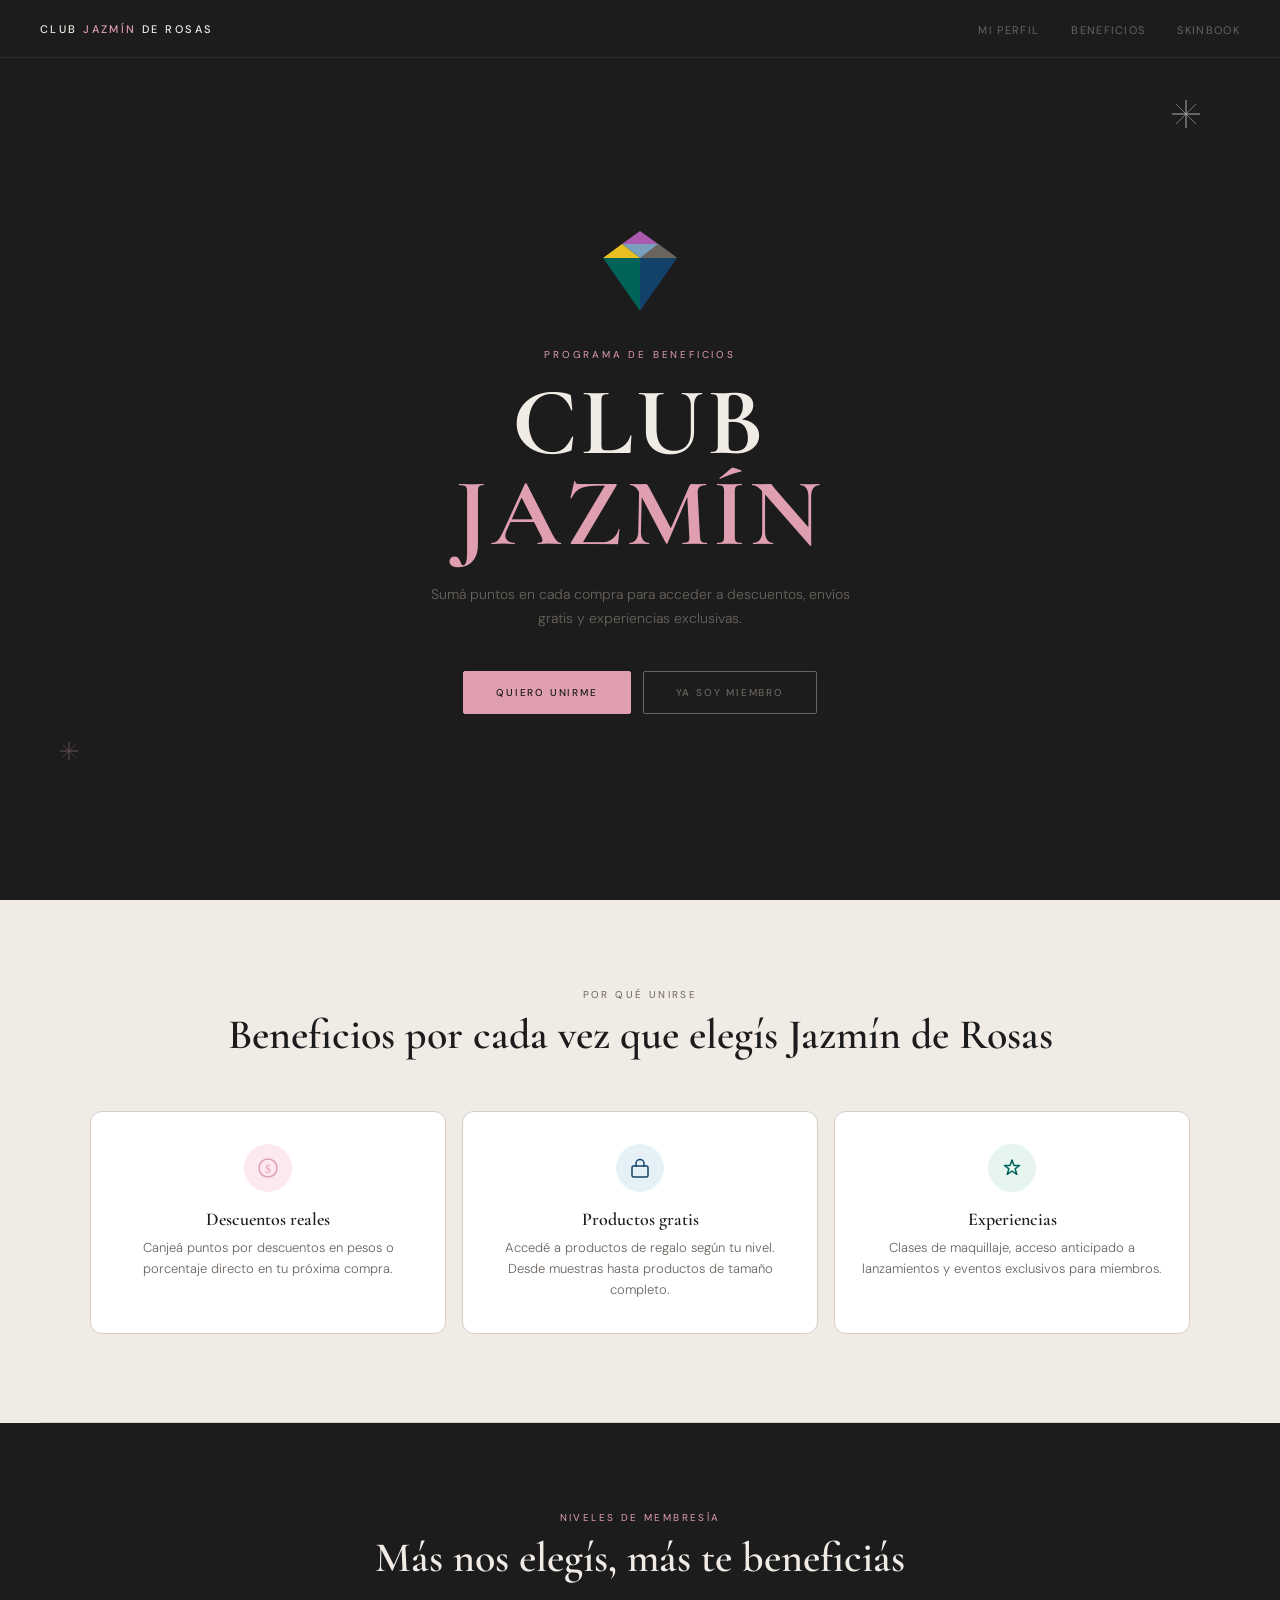
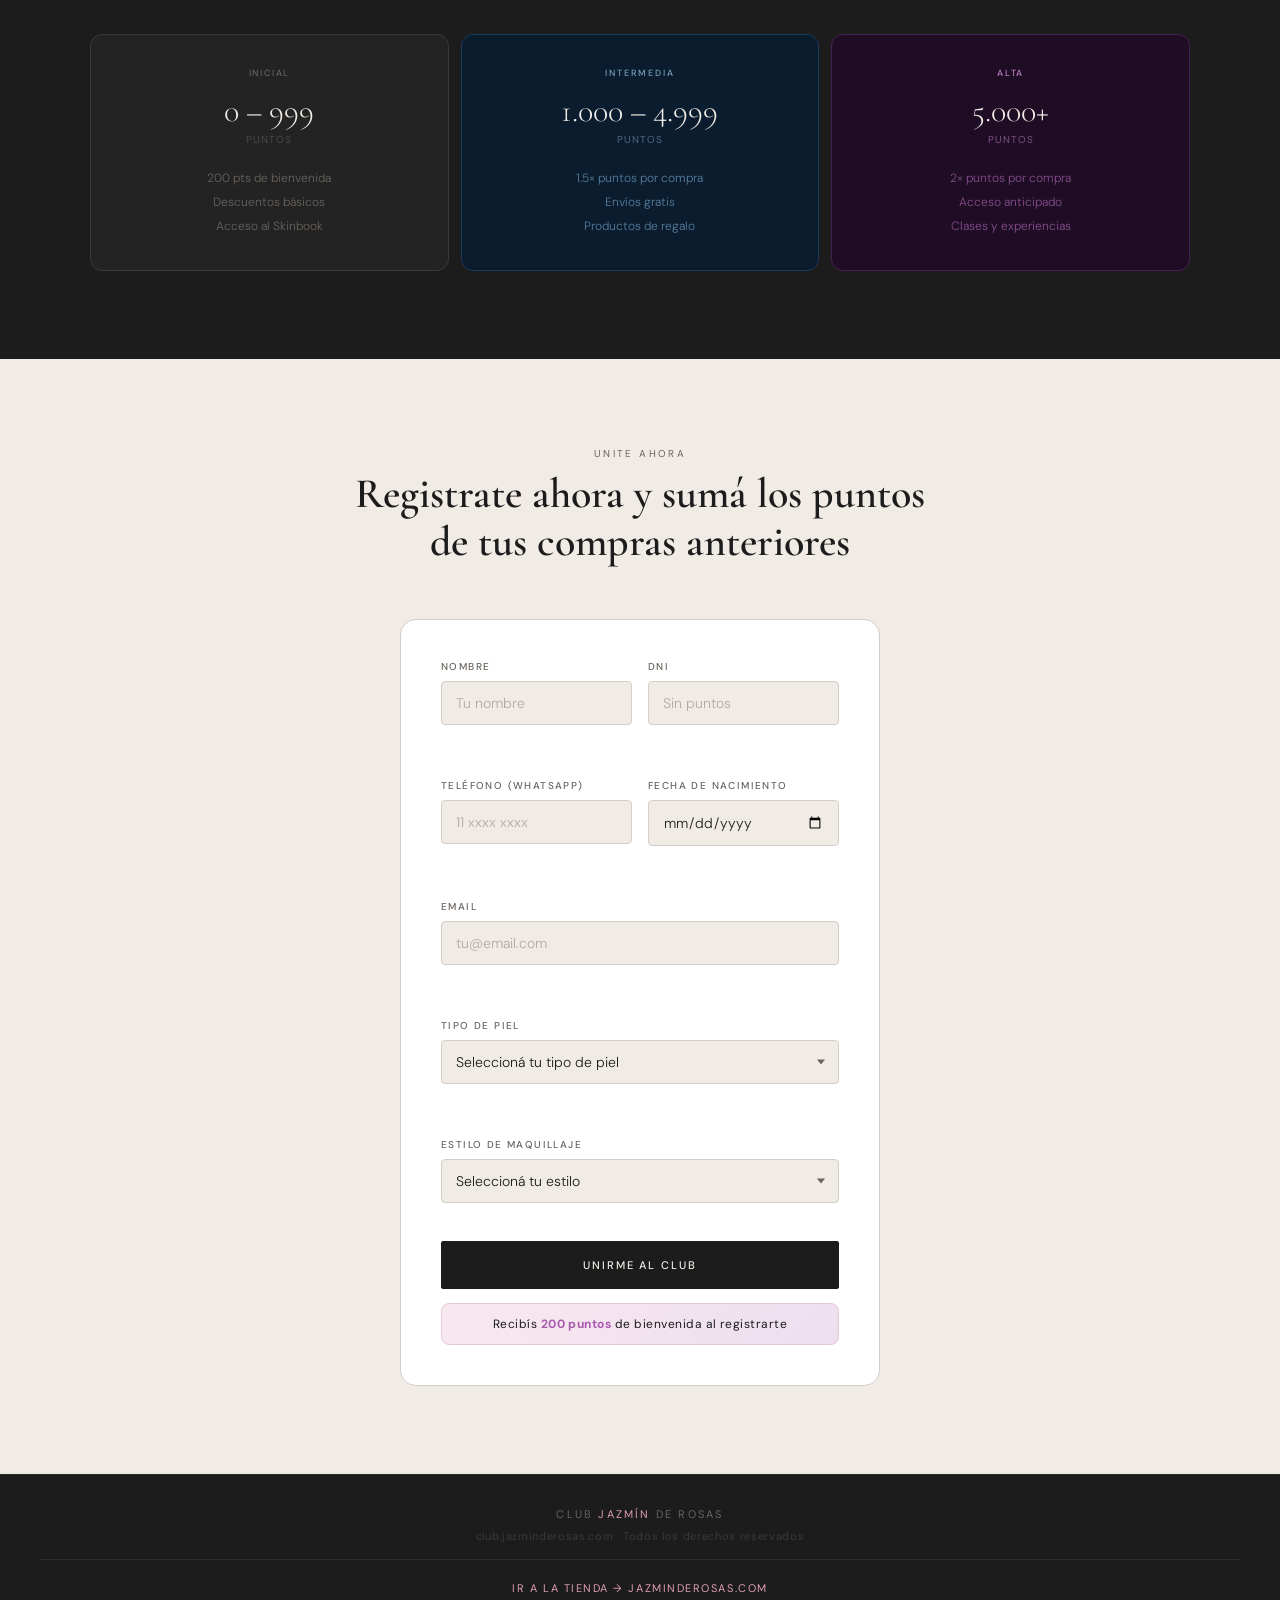
<file: club-jazmin/index.html>
<!DOCTYPE html>
<html lang="es">
<head>
  <meta charset="UTF-8"/>
  <meta name="viewport" content="width=device-width, initial-scale=1.0"/>
  <title>Club Jazmín — Programa de beneficios</title>
  <meta name="description" content="Sumá puntos en cada compra y accedé a descuentos, envíos gratis y experiencias exclusivas en Jazmín de Rosas."/>
  <meta property="og:title" content="Club Jazmín de Rosas"/>
  <meta property="og:description" content="El programa de beneficios de Jazmín de Rosas."/>
  <meta property="og:type" content="website"/>
  <link rel="stylesheet" href="css/style.css"/>

  <!-- Google reCAPTCHA v3 — reemplazá 6Ld3MdosAAAAAI0Lhfcud7zl3AqkKDwkhfOkUbiT con tu clave -->
  <script src="https://www.google.com/recaptcha/api.js?render=6Ld3MdosAAAAAI0Lhfcud7zl3AqkKDwkhfOkUbiT" async defer></script>

  <style>
    .animate-on-scroll {
      opacity: 0;
      transform: translateY(24px);
      transition: opacity 0.7s ease, transform 0.7s ease;
    }
    .animate-on-scroll.visible { opacity: 1; transform: translateY(0); }

    /* Validación visual */
    .form-input.error,
    .form-select.error { border-color: var(--rojo) !important; }
    .form-input.ok,
    .form-select.ok { border-color: #026359 !important; }

    .field-error {
      font-family: var(--font-body, system-ui);
      font-size: 10px;
      color: var(--rojo, #c52c2e);
      margin-top: 4px;
      min-height: 14px;
      display: block;
      letter-spacing: 0.03em;
    }

    /* Honeypot — completamente oculto */
    .hp-field {
      position: absolute;
      left: -9999px;
      top: -9999px;
      opacity: 0;
      height: 0;
      width: 0;
      overflow: hidden;
      tab-index: -1;
    }

    /* Mensaje de éxito */
    .registro-success {
      display: none;
      text-align: center;
      padding: 40px 20px;
    }
    .registro-success.visible { display: block; }
    .success-icon {
      width: 56px;
      height: 56px;
      border-radius: 50%;
      background: #026359;
      display: flex;
      align-items: center;
      justify-content: center;
      margin: 0 auto 16px;
      font-size: 24px;
    }
    .success-title {
      font-family: var(--font-display, Georgia);
      font-size: 28px;
      font-weight: 600;
      color: var(--grafito, #1c1c1c);
      margin-bottom: 8px;
    }
    .success-sub {
      font-family: var(--font-body, system-ui);
      font-size: 14px;
      font-weight: 300;
      color: var(--vison, #6a645f);
      line-height: 1.6;
      margin-bottom: 20px;
    }
    .success-pts {
      display: inline-block;
      background: linear-gradient(135deg, #f7e8ef, #eedff0);
      border: 1px solid #e8c8d8;
      border-radius: 8px;
      padding: 12px 24px;
      font-family: var(--font-display, Georgia);
      font-size: 22px;
      font-weight: 600;
      color: var(--malva, #a95aaf);
    }
  </style>
</head>
<body>

  <!-- NAV -->
  <nav class="nav">
    <a href="index.html" class="nav-logo">CLUB <em>JAZMÍN</em> DE ROSAS</a>
    <ul class="nav-links">
      <li><a href="pages/perfil.html">Mi perfil</a></li>
      <li><a href="pages/beneficios.html">Beneficios</a></li>
      <li><a href="pages/skinbook.html">Skinbook</a></li>
    </ul>
    <button class="nav-hamburger" id="hamburger" aria-label="Menú">
      <span></span><span></span><span></span>
    </button>
  </nav>

  <div class="nav-mobile" id="mobileMenu">
    <button class="nav-mobile-close" id="mobileClose">✕</button>
    <a href="pages/perfil.html">Mi perfil</a>
    <a href="pages/beneficios.html">Beneficios</a>
    <a href="pages/skinbook.html">Skinbook</a>
    <a href="#registro">Registrarse</a>
  </div>

  <!-- HERO -->
  <section class="hero">
    <svg class="hero-sparkle" viewBox="0 0 28 28" fill="none" aria-hidden="true">
      <line x1="14" y1="0" x2="14" y2="28" stroke="#f1ebe6" stroke-width="1"/>
      <line x1="0" y1="14" x2="28" y2="14" stroke="#f1ebe6" stroke-width="1"/>
      <line x1="4" y1="4" x2="24" y2="24" stroke="#f1ebe6" stroke-width="0.6"/>
      <line x1="24" y1="4" x2="4" y2="24" stroke="#f1ebe6" stroke-width="0.6"/>
    </svg>
    <svg class="hero-sparkle-2" viewBox="0 0 18 18" fill="none" aria-hidden="true">
      <line x1="9" y1="0" x2="9" y2="18" stroke="#df9fb1" stroke-width="1"/>
      <line x1="0" y1="9" x2="18" y2="9" stroke="#df9fb1" stroke-width="1"/>
      <line x1="2.5" y1="2.5" x2="15.5" y2="15.5" stroke="#df9fb1" stroke-width="0.6"/>
      <line x1="15.5" y1="2.5" x2="2.5" y2="15.5" stroke="#df9fb1" stroke-width="0.6"/>
    </svg>

    <svg class="hero-diamond" viewBox="0 0 100 90" fill="none" aria-label="Diamante Club Jazmín">
      <polygon points="50,5 87,32 68,18" fill="#df9fb1"/>
      <polygon points="50,5 68,18 32,18" fill="#a95aaf"/>
      <polygon points="32,18 68,18 87,32 50,32" fill="#789fbb"/>
      <polygon points="50,5 32,18 13,32" fill="#c52c2e"/>
      <polygon points="13,32 32,18 50,32" fill="#e8c021"/>
      <polygon points="68,18 87,32 50,32" fill="#6a645f"/>
      <polygon points="13,32 50,32 50,85" fill="#026359"/>
      <polygon points="50,32 87,32 50,85" fill="#124169"/>
    </svg>

    <p class="hero-eyebrow">Programa de beneficios</p>
    <h1 class="hero-title">CLUB<em>JAZMÍN</em></h1>
    <p class="hero-sub">Sumá puntos en cada compra para acceder a descuentos, envíos gratis y experiencias exclusivas.</p>
    <div class="hero-ctas">
      <a href="#registro" class="btn btn-primary" data-scroll="#registro">Quiero unirme</a>
      <a href="pages/perfil.html" class="btn btn-ghost">Ya soy miembro</a>
    </div>
  </section>

  <!-- BENEFICIOS -->
  <section>
    <p class="section-label animate-on-scroll">Por qué unirse</p>
    <h2 class="section-title animate-on-scroll">Beneficios por cada vez que elegís Jazmín de Rosas</h2>
    <div class="benefits-grid container">
      <div class="benefit-card animate-on-scroll">
        <div class="benefit-icon" style="background:#fce8ef;">
          <svg width="22" height="22" viewBox="0 0 22 22" fill="none" aria-hidden="true">
            <circle cx="11" cy="11" r="9" stroke="#df9fb1" stroke-width="1.5"/>
            <text x="11" y="16" text-anchor="middle" font-size="12" fill="#df9fb1" font-family="Georgia">$</text>
          </svg>
        </div>
        <h3 class="benefit-title">Descuentos reales</h3>
        <p class="benefit-desc">Canjeá puntos por descuentos en pesos o porcentaje directo en tu próxima compra.</p>
      </div>
      <div class="benefit-card animate-on-scroll">
        <div class="benefit-icon" style="background:#e6f0f7;">
          <svg width="22" height="22" viewBox="0 0 22 22" fill="none" aria-hidden="true">
            <rect x="3" y="9" width="16" height="11" rx="1.5" stroke="#124169" stroke-width="1.5"/>
            <path d="M7 9V6.5a4 4 0 018 0V9" stroke="#124169" stroke-width="1.5" stroke-linecap="round"/>
          </svg>
        </div>
        <h3 class="benefit-title">Productos gratis</h3>
        <p class="benefit-desc">Accedé a productos de regalo según tu nivel. Desde muestras hasta productos de tamaño completo.</p>
      </div>
      <div class="benefit-card animate-on-scroll">
        <div class="benefit-icon" style="background:#e6f5f0;">
          <svg width="22" height="22" viewBox="0 0 22 22" fill="none" aria-hidden="true">
            <path d="M11 3l2 5.5h5.5l-4.4 3.3 1.7 5.5L11 14l-4.8 3.3 1.7-5.5L3.5 8.5H9z" stroke="#026359" stroke-width="1.5" stroke-linejoin="round"/>
          </svg>
        </div>
        <h3 class="benefit-title">Experiencias</h3>
        <p class="benefit-desc">Clases de maquillaje, acceso anticipado a lanzamientos y eventos exclusivos para miembros.</p>
      </div>
    </div>
  </section>

  <div class="divider"></div>

  <!-- NIVELES -->
  <section class="niveles">
    <p class="section-label animate-on-scroll">Niveles de membresía</p>
    <h2 class="section-title animate-on-scroll">Más nos elegís, más te beneficiás</h2>
    <div class="niveles-grid container">
      <div class="nivel-card n-inicial animate-on-scroll">
        <span class="nivel-badge">Inicial</span>
        <span class="nivel-pts">0 – 999</span>
        <span class="nivel-label">puntos</span>
        <ul class="nivel-perks">
          <li>200 pts de bienvenida</li>
          <li>Descuentos básicos</li>
          <li>Acceso al Skinbook</li>
        </ul>
      </div>
      <div class="nivel-card n-inter animate-on-scroll">
        <span class="nivel-badge">Intermedia</span>
        <span class="nivel-pts">1.000 – 4.999</span>
        <span class="nivel-label">puntos</span>
        <ul class="nivel-perks">
          <li>1.5× puntos por compra</li>
          <li>Envíos gratis</li>
          <li>Productos de regalo</li>
        </ul>
      </div>
      <div class="nivel-card n-alta animate-on-scroll">
        <span class="nivel-badge">Alta</span>
        <span class="nivel-pts">5.000+</span>
        <span class="nivel-label">puntos</span>
        <ul class="nivel-perks">
          <li>2× puntos por compra</li>
          <li>Acceso anticipado</li>
          <li>Clases y experiencias</li>
        </ul>
      </div>
    </div>
  </section>

  <!-- REGISTRO -->
  <section class="registro" id="registro">
    <p class="section-label animate-on-scroll">Unite ahora</p>
    <h2 class="section-title animate-on-scroll">Registrate ahora y sumá los puntos<br>de tus compras anteriores</h2>

    <div class="form-wrap animate-on-scroll">

      <!-- FORMULARIO -->
      <form id="registroForm" novalidate>

        <!-- HONEYPOT — campo trampa para bots, nunca visible para humanos -->
        <div class="hp-field" aria-hidden="true">
          <label for="hp_website">Sitio web</label>
          <input type="text" id="hp_website" name="hp_website" tabindex="-1" autocomplete="off"/>
        </div>

        <div class="form-grid">
          <div class="form-group">
            <label class="form-label" for="nombre">Nombre</label>
            <input class="form-input" type="text" id="nombre" name="nombre" placeholder="Tu nombre" required autocomplete="given-name"/>
            <span class="field-error" id="err-nombre"></span>
          </div>
          <div class="form-group">
            <label class="form-label" for="dni">DNI</label>
            <input class="form-input" type="text" id="dni" name="dni" placeholder="Sin puntos" required maxlength="8" inputmode="numeric" autocomplete="off"/>
            <span class="field-error" id="err-dni"></span>
          </div>
          <div class="form-group">
            <label class="form-label" for="telefono">Teléfono (WhatsApp)</label>
            <input class="form-input" type="tel" id="telefono" name="telefono" placeholder="11 xxxx xxxx" required autocomplete="tel"/>
            <span class="field-error" id="err-telefono"></span>
          </div>
          <div class="form-group">
            <label class="form-label" for="nacimiento">Fecha de nacimiento</label>
            <input class="form-input" type="date" id="nacimiento" name="nacimiento" required/>
            <span class="field-error" id="err-nacimiento"></span>
          </div>
          <div class="form-group full">
            <label class="form-label" for="email">Email</label>
            <input class="form-input" type="email" id="email" name="email" placeholder="tu@email.com" required autocomplete="email"/>
            <span class="field-error" id="err-email"></span>
          </div>
          <div class="form-group full">
            <label class="form-label" for="piel">Tipo de piel</label>
            <div class="form-select-wrap">
              <select class="form-select" id="piel" name="piel" required>
                <option value="" disabled selected>Seleccioná tu tipo de piel</option>
                <option value="seca">Seca</option>
                <option value="mixta">Mixta</option>
                <option value="grasa">Grasa</option>
                <option value="sensible">Sensible</option>
              </select>
            </div>
            <span class="field-error" id="err-piel"></span>
          </div>
          <div class="form-group full">
            <label class="form-label" for="estilo">Estilo de maquillaje</label>
            <div class="form-select-wrap">
              <select class="form-select" id="estilo" name="estilo" required>
                <option value="" disabled selected>Seleccioná tu estilo</option>
                <option value="natural">Natural / sin maquillaje</option>
                <option value="cotidiano">Cotidiano y sencillo</option>
                <option value="definido">Definido y dramático</option>
                <option value="artistico">Artístico / experimental</option>
              </select>
            </div>
            <span class="field-error" id="err-estilo"></span>
          </div>
        </div>

        <button type="submit" class="btn btn-dark" id="submitBtn">Unirme al Club</button>
        <div class="form-pts-badge">
          Recibís <strong>200 puntos</strong> de bienvenida al registrarte
        </div>
      </form>

      <!-- MENSAJE DE ÉXITO -->
      <div class="registro-success" id="registroSuccess">
        <div class="success-icon">🌹</div>
        <p class="success-title">¡Bienvenida al Club!</p>
        <p class="success-sub">Tu registro fue exitoso.<br>Tus puntos de compras anteriores ya están siendo procesados.</p>
        <div class="success-pts">+200 puntos de bienvenida</div>
        <br><br>
        <a href="pages/perfil.html" class="btn btn-primary" style="margin-top:12px;">Ver mi perfil</a>
      </div>

    </div>
  </section>

  <!-- FOOTER -->
  <footer>
    <p class="footer-logo">CLUB <em>JAZMÍN</em> DE ROSAS</p>
    <p class="footer-sub">club.jazminderosas.com · Todos los derechos reservados</p>
    <div style="margin-top:16px;padding-top:16px;border-top:1px solid rgba(241,235,230,0.08);text-align:center;">
      <a href="https://jazminderosas.com" target="_blank" style="font-family:'DM Sans',system-ui,sans-serif;font-size:11px;letter-spacing:0.14em;text-transform:uppercase;color:#df9fb1;text-decoration:none;">Ir a la tienda &rarr; jazminderosas.com</a>
    </div>
  </footer>

  <script src="js/main.js"></script>
  <script>
    // ══════════════════════════════════════
    // VALIDACIÓN Y REGISTRO — Club Jazmín
    // ══════════════════════════════════════

    const 6Ld3MdosAAAAAI0Lhfcud7zl3AqkKDwkhfOkUbiT = '6Ld3MdosAAAAAI0Lhfcud7zl3AqkKDwkhfOkUbiT'; // reemplazá con tu clave real
    const SB_URL = 'https://qgsdqzqvrbkprbmehzcf.supabase.co';
    const SB_KEY = 'sb_publishable_0RGb096UtD0AQYRtukuNwg_zmLf3nwF';

    // ── Helpers ──
    function setError(id, msg) {
      const el = document.getElementById('err-' + id);
      const input = document.getElementById(id);
      if (el) el.textContent = msg;
      if (input) {
        input.classList.toggle('error', !!msg);
        input.classList.toggle('ok', !msg && input.value.trim() !== '');
      }
    }

    function clearError(id) { setError(id, ''); }

    async function sbGet(tabla, filtro) {
      const res = await fetch(`${SB_URL}/rest/v1/${tabla}?${filtro}`, {
        headers: { 'apikey': SB_KEY, 'Authorization': `Bearer ${SB_KEY}` }
      });
      return res.json();
    }

    // ── Validaciones en tiempo real ──
    document.getElementById('dni')?.addEventListener('blur', async function() {
      const val = this.value.trim().replace(/\./g, '');
      if (!val) { setError('dni', 'El DNI es obligatorio.'); return; }
      if (!/^\d{7,8}$/.test(val)) { setError('dni', 'Ingresá un DNI válido (7 u 8 dígitos).'); return; }
      // Verificar duplicado
      try {
        const exist = await sbGet('clientas', `dni=eq.${val}&select=id`);
        if (exist?.length > 0) {
          setError('dni', 'Este DNI ya está registrado. ¿Querés ver tu perfil?');
        } else {
          clearError('dni');
        }
      } catch(e) { clearError('dni'); }
    });

    document.getElementById('email')?.addEventListener('blur', async function() {
      const val = this.value.trim().toLowerCase();
      if (!val) { setError('email', 'El email es obligatorio.'); return; }
      if (!/^[^\s@]+@[^\s@]+\.[^\s@]+$/.test(val)) {
        setError('email', 'Ingresá un email válido (ej: nombre@dominio.com).');
        return;
      }
      // Verificar duplicado
      try {
        const exist = await sbGet('clientas', `email=eq.${encodeURIComponent(val)}&select=id`);
        if (exist?.length > 0) {
          setError('email', 'Este email ya está registrado.');
        } else {
          clearError('email');
        }
      } catch(e) { clearError('email'); }
    });

    document.getElementById('nombre')?.addEventListener('blur', function() {
      if (!this.value.trim()) setError('nombre', 'El nombre es obligatorio.');
      else clearError('nombre');
    });

    document.getElementById('telefono')?.addEventListener('blur', function() {
      const val = this.value.trim().replace(/\s/g, '');
      if (!val) { setError('telefono', 'El teléfono es obligatorio.'); return; }
      if (!/^\d{8,15}$/.test(val)) { setError('telefono', 'Ingresá un teléfono válido.'); return; }
      clearError('telefono');
    });

    document.getElementById('nacimiento')?.addEventListener('blur', function() {
      if (!this.value) { setError('nacimiento', 'La fecha de nacimiento es obligatoria.'); return; }
      const fecha = new Date(this.value);
      const hoy = new Date();
      const edad = (hoy - fecha) / (365.25 * 24 * 3600 * 1000);
      if (edad < 13) { setError('nacimiento', 'Debés tener al menos 13 años.'); return; }
      if (edad > 110) { setError('nacimiento', 'Verificá la fecha ingresada.'); return; }
      clearError('nacimiento');
    });

    // ── Submit principal ──
    const registroForm = document.getElementById('registroForm');
    if (registroForm) {
      registroForm.addEventListener('submit', async function(e) {
        e.preventDefault();

        // ── Anti-spam: honeypot ──
        const hp = document.getElementById('hp_website');
        if (hp && hp.value.trim() !== '') {
          console.log('Bot detectado via honeypot');
          return;
        }

        const btn = document.getElementById('submitBtn');
        btn.textContent = 'Verificando...';
        btn.disabled = true;

        // ── Leer valores ──
        const nombre   = document.getElementById('nombre').value.trim();
        const dniRaw   = document.getElementById('dni').value.trim().replace(/\./g, '');
        const telefono = document.getElementById('telefono').value.trim();
        const email    = document.getElementById('email').value.trim().toLowerCase();
        const nacim    = document.getElementById('nacimiento').value;
        const piel     = document.getElementById('piel').value;
        const estilo   = document.getElementById('estilo').value;

        // ── Validación completa ──
        let hasError = false;

        if (!nombre) { setError('nombre', 'El nombre es obligatorio.'); hasError = true; }
        if (!dniRaw || !/^\d{7,8}$/.test(dniRaw)) { setError('dni', 'Ingresá un DNI válido.'); hasError = true; }
        if (!email || !/^[^\s@]+@[^\s@]+\.[^\s@]+$/.test(email)) { setError('email', 'Ingresá un email válido.'); hasError = true; }
        if (!telefono || !/^\d{8,15}$/.test(telefono.replace(/\s/g,''))) { setError('telefono', 'Ingresá un teléfono válido.'); hasError = true; }
        if (!nacim) { setError('nacimiento', 'La fecha de nacimiento es obligatoria.'); hasError = true; }
        if (!piel) { setError('piel', 'Seleccioná tu tipo de piel.'); hasError = true; }
        if (!estilo) { setError('estilo', 'Seleccioná tu estilo.'); hasError = true; }

        if (hasError) {
          btn.textContent = 'Unirme al Club';
          btn.disabled = false;
          // Scroll al primer error
          const firstError = registroForm.querySelector('.form-input.error, .form-select.error');
          if (firstError) firstError.scrollIntoView({ behavior: 'smooth', block: 'center' });
          return;
        }

        // ── reCAPTCHA v3 — 3 niveles ──
        btn.textContent = 'Verificando...';
        try {
          if (typeof grecaptcha !== 'undefined') {
            const rcToken = await grecaptcha.execute('6Ld3MdosAAAAAI0Lhfcud7zl3AqkKDwkhfOkUbiT', { action: 'registro' });
            const rcRes = await fetch('https://qgsdqzqvrbkprbmehzcf.supabase.co/functions/v1/verify-recaptcha', {
              method: 'POST',
              headers: {
                'Content-Type': 'application/json',
                'apikey': 'sb_publishable_0RGb096UtD0AQYRtukuNwg_zmLf3nwF',
                'Authorization': 'Bearer sb_publishable_0RGb096UtD0AQYRtukuNwg_zmLf3nwF'
              },
              body: JSON.stringify({ token: rcToken })
            });
            const rcData = await rcRes.json();

            if (rcData.nivel === 'bloqueado') {
              // Bloqueo silencioso — simulamos éxito para no revelar el sistema
              registroForm.style.display = 'none';
              document.getElementById('registroSuccess').classList.add('visible');
              btn.textContent = 'Unirme al Club';
              btn.disabled = false;
              return;
            }

            if (rcData.nivel === 'reintento') {
              btn.textContent = 'Unirme al Club';
              btn.disabled = false;
              btn.style.background = '#c52c2e';
              setTimeout(() => { btn.style.background = ''; }, 4000);
              const old = registroForm.querySelector('.rc-msg');
              if (old) old.remove();
              const msg = document.createElement('p');
              msg.className = 'rc-msg';
              msg.style.cssText = 'text-align:center;color:#c52c2e;font-size:12px;margin-top:10px;font-family:system-ui;';
              msg.textContent = 'Hubo un problema al procesar tu solicitud. Intentá de nuevo en unos minutos.';
              registroForm.querySelector('.btn-dark').after(msg);
              return;
            }
            // nivel === 'permitido' o error_tecnico → continuar normalmente
          }
        } catch(e) {
          console.log('reCAPTCHA error (continuando):', e);
        }

        btn.textContent = 'Guardando...';

        try {
          // ── Verificar duplicado DNI ──
          const dniExist = await sbGet('clientas', `dni=eq.${dniRaw}&select=id`);
          if (dniExist?.length > 0) {
            setError('dni', 'Este DNI ya está registrado. ¿Querés ver tu perfil?');
            btn.textContent = 'Unirme al Club';
            btn.disabled = false;
            document.getElementById('dni').scrollIntoView({ behavior: 'smooth', block: 'center' });
            return;
          }

          // ── Verificar duplicado email ──
          const emailExist = await sbGet('clientas', `email=eq.${encodeURIComponent(email)}&select=id`);
          if (emailExist?.length > 0) {
            setError('email', 'Este email ya está registrado.');
            btn.textContent = 'Unirme al Club';
            btn.disabled = false;
            document.getElementById('email').scrollIntoView({ behavior: 'smooth', block: 'center' });
            return;
          }

          // ── Obtener nivel inicial ──
          const niveles = await sbGet('niveles', 'nombre=eq.Inicial&select=id');
          const nivel_id = niveles?.[0]?.id || null;

          // ── Insertar clienta ──
          const res = await fetch(`${SB_URL}/rest/v1/clientas`, {
            method: 'POST',
            headers: {
              'Content-Type': 'application/json',
              'apikey': SB_KEY,
              'Authorization': `Bearer ${SB_KEY}`,
              'Prefer': 'return=representation'
            },
            body: JSON.stringify({
              dni: dniRaw,
              nombre,
              telefono,
              email,
              fecha_nacimiento: nacim,
              tipo_piel: piel,
              estilo_maquillaje: estilo,
              nivel_id,
              puntos_actuales: 200
            })
          });

          const data = await res.json();
          if (!res.ok) throw new Error(data.message || JSON.stringify(data));

          const clienta_id = data[0]?.id;

          // ── Movimiento de bienvenida ──
          await fetch(`${SB_URL}/rest/v1/movimientos_puntos`, {
            method: 'POST',
            headers: {
              'Content-Type': 'application/json',
              'apikey': SB_KEY,
              'Authorization': `Bearer ${SB_KEY}`
            },
            body: JSON.stringify({
              clienta_id,
              tipo: 'ganado',
              origen: 'registro',
              puntos: 200,
              nota: 'Puntos de bienvenida al Club Jazmín'
            })
          });

          // ── Éxito ──
          registroForm.style.display = 'none';
          document.getElementById('registroSuccess').classList.add('visible');
          window.scrollTo({ top: document.getElementById('registro').offsetTop - 80, behavior: 'smooth' });

        } catch(err) {
          console.error('Error registro:', err);
          btn.textContent = 'Error — intentá de nuevo';
          btn.style.background = '#c52c2e';
          btn.disabled = false;
          setTimeout(() => {
            btn.textContent = 'Unirme al Club';
            btn.style.background = '';
          }, 4000);
        }
      });
    }
  </script>
</body>
</html>
</file>
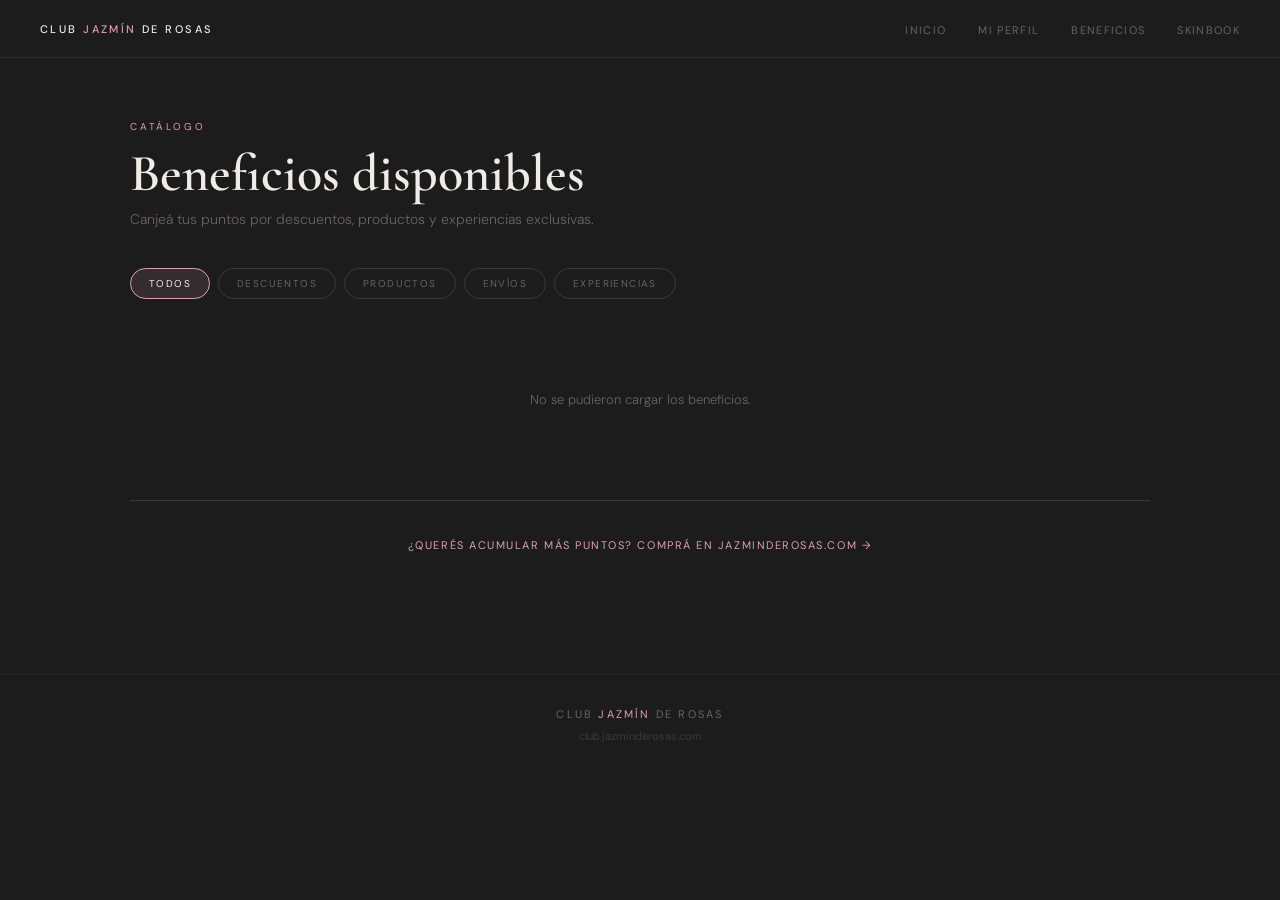
<file: club-jazmin/pages/beneficios.html>
<!DOCTYPE html>
<html lang="es">
<head>
  <meta charset="UTF-8" />
  <meta name="viewport" content="width=device-width, initial-scale=1.0" />
  <title>Beneficios — Club Jazmín</title>
  <link rel="preconnect" href="https://fonts.googleapis.com" />
  <link rel="preconnect" href="https://fonts.gstatic.com" crossorigin />
  <link href="https://fonts.googleapis.com/css2?family=Cormorant+Garamond:ital,wght@0,300;0,400;0,600;0,700;1,300;1,400&family=DM+Sans:wght@300;400;500&display=swap" rel="stylesheet" />
  <style>
    *, *::before, *::after { box-sizing: border-box; margin: 0; padding: 0; }
    :root {
      --grafito: #1c1c1c;
      --vison: #6a645f;
      --tiza: #f1ebe6;
      --rosa: #df9fb1;
      --font-display: 'Cormorant Garamond', Georgia, serif;
      --font-body: 'DM Sans', system-ui, sans-serif;
      --transition: 0.3s cubic-bezier(0.4, 0, 0.2, 1);
    }
    html { font-size: 16px; scroll-behavior: smooth; }
    body { font-family: var(--font-body); background: #1c1c1c; color: #f1ebe6; -webkit-font-smoothing: antialiased; min-height: 100vh; }
    /* NAV */
    .nav { position: fixed; top: 0; left: 0; right: 0; z-index: 100; background: #1c1c1c; padding: 18px 40px; display: flex; align-items: center; justify-content: space-between; border-bottom: 1px solid rgba(241,235,230,0.08); }
    .nav-logo { font-family: var(--font-body); font-size: 11px; font-weight: 500; letter-spacing: 0.22em; color: #f1ebe6; text-decoration: none; text-transform: uppercase; }
    .nav-logo em { color: #df9fb1; font-style: normal; }
    .nav-links { display: flex; gap: 32px; list-style: none; }
    .nav-links a { font-size: 11px; letter-spacing: 0.12em; color: #6a645f; text-decoration: none; text-transform: uppercase; transition: color var(--transition); }
    .nav-links a:hover { color: #f1ebe6; }
    .nav-hamburger { display: none; flex-direction: column; gap: 5px; cursor: pointer; background: none; border: none; padding: 4px; }
    .nav-hamburger span { display: block; width: 22px; height: 1px; background: #f1ebe6; }
    .nav-mobile { display: none; position: fixed; inset: 0; background: #1c1c1c; z-index: 99; flex-direction: column; align-items: center; justify-content: center; gap: 32px; }
    .nav-mobile.open { display: flex; }
    .nav-mobile a { font-family: var(--font-display); font-size: 32px; font-weight: 300; color: #f1ebe6; text-decoration: none; }
    .nav-mobile a:hover { color: #df9fb1; }
    .nav-mobile-close { position: absolute; top: 20px; right: 28px; background: none; border: none; color: #6a645f; font-size: 24px; cursor: pointer; }
    /* MAIN */
    .pag { padding: 120px 40px 80px; max-width: 1100px; margin: 0 auto; }
    .eyebrow { font-size: 10px; letter-spacing: 0.28em; text-transform: uppercase; color: #df9fb1; margin-bottom: 12px; }
    .page-title { font-family: var(--font-display); font-size: clamp(32px, 5vw, 52px); font-weight: 600; color: #f1ebe6; margin-bottom: 8px; line-height: 1.1; }
    .page-sub { font-size: 14px; font-weight: 300; color: #6a645f; margin-bottom: 40px; }
    /* FILTROS */
    .filtros { display: flex; gap: 8px; flex-wrap: wrap; margin-bottom: 32px; }
    .filtro-btn { font-family: var(--font-body); font-size: 10px; letter-spacing: 0.14em; text-transform: uppercase; background: transparent; border: 1px solid #3a3a3a; color: #6a645f; border-radius: 20px; padding: 8px 18px; cursor: pointer; transition: var(--transition); }
    .filtro-btn:hover, .filtro-btn.active { border-color: #df9fb1; color: #f1ebe6; background: rgba(223,159,177,0.12); }
    /* GRID */
    .grid { display: grid; grid-template-columns: repeat(auto-fill, minmax(300px, 1fr)); gap: 16px; }
    .card { background: #232323; border: 0.5px solid #3a3a3a; border-radius: 12px; padding: 28px 24px; display: flex; flex-direction: column; gap: 8px; transition: var(--transition); }
    .card:hover { transform: translateY(-3px); box-shadow: 0 8px 32px rgba(0,0,0,0.4); }
    .card-tipo { font-size: 9px; letter-spacing: 0.2em; text-transform: uppercase; color: #df9fb1; font-weight: 500; }
    .card-nombre { font-family: var(--font-display); font-size: 20px; font-weight: 600; color: #f1ebe6; line-height: 1.2; }
    .card-desc { font-size: 13px; font-weight: 300; color: #6a645f; line-height: 1.6; flex: 1; }
    .card-footer { display: flex; align-items: center; justify-content: space-between; margin-top: 12px; padding-top: 16px; border-top: 0.5px solid #3a3a3a; }
    .pts-num { font-family: var(--font-display); font-size: 28px; font-weight: 300; color: #f1ebe6; line-height: 1; }
    .pts-label { font-size: 10px; letter-spacing: 0.1em; text-transform: uppercase; color: #6a645f; margin-top: 2px; }
    .btn-canjear { font-family: var(--font-body); font-size: 10px; font-weight: 500; letter-spacing: 0.18em; text-transform: uppercase; background: #df9fb1; color: #1c1c1c; border: none; border-radius: 2px; padding: 12px 24px; cursor: pointer; transition: var(--transition); }
    .btn-canjear:hover { background: #e8b5c8; transform: translateY(-1px); }
    .estado { grid-column: 1 / -1; text-align: center; padding: 60px 0; font-size: 13px; font-weight: 300; color: #6a645f; }
    /* FOOTER */
    footer { background: #1c1c1c; padding: 32px 40px; text-align: center; border-top: 1px solid rgba(241,235,230,0.06); margin-top: 40px; }
    .footer-logo { font-size: 11px; letter-spacing: 0.2em; color: #6a645f; text-transform: uppercase; }
    .footer-logo em { color: #df9fb1; font-style: normal; }
    .footer-sub { font-size: 11px; color: #3a3a3a; margin-top: 8px; }
    /* MOBILE */
    @media (max-width: 768px) {
      .nav { padding: 16px 20px; }
      .nav-links { display: none; }
      .nav-hamburger { display: flex; }
      .pag { padding: 100px 20px 60px; }
      .grid { grid-template-columns: 1fr; }
    }
  </style>
</head>
<body>

  <nav class="nav">
    <a href="../index.html" class="nav-logo">CLUB <em>JAZMÍN</em> DE ROSAS</a>
    <ul class="nav-links">
      <li><a href="../index.html">Inicio</a></li>
      <li><a href="perfil.html">Mi perfil</a></li>
      <li><a href="beneficios.html">Beneficios</a></li>
      <li><a href="skinbook.html">Skinbook</a></li>
    </ul>
    <button class="nav-hamburger" id="hamburger" aria-label="Menú">
      <span></span><span></span><span></span>
    </button>
  </nav>

  <div class="nav-mobile" id="navMobile">
    <button class="nav-mobile-close" id="navClose">&#10005;</button>
    <a href="../index.html">Inicio</a>
    <a href="perfil.html">Mi perfil</a>
    <a href="beneficios.html">Beneficios</a>
    <a href="skinbook.html">Skinbook</a>
  </div>

  <main class="pag">
    <p class="eyebrow">Catálogo</p>
    <h1 class="page-title">Beneficios disponibles</h1>
    <p class="page-sub">Canjeá tus puntos por descuentos, productos y experiencias exclusivas.</p>

    <div class="filtros" id="filtros">
      <button class="filtro-btn active" data-tipo="">Todos</button>
      <button class="filtro-btn" data-tipo="descuento">Descuentos</button>
      <button class="filtro-btn" data-tipo="producto">Productos</button>
      <button class="filtro-btn" data-tipo="envio">Envíos</button>
      <button class="filtro-btn" data-tipo="experiencia">Experiencias</button>
    </div>

    <div class="grid" id="grid">
      <div class="estado">Cargando beneficios…</div>
    </div>
  <div style="text-align:center;padding:32px 40px 0;border-top:1px solid #3a3a3a;margin-top:32px;">
    <a href="https://jazminderosas.com" target="_blank" style="font-family:'DM Sans',system-ui,sans-serif;font-size:11px;letter-spacing:0.14em;text-transform:uppercase;color:#df9fb1;text-decoration:none;">&iquest;Quer&eacute;s acumular m&aacute;s puntos? Compr&aacute; en jazminderosas.com &rarr;</a>
  </div>
  </main>

  <footer>
    <p class="footer-logo">CLUB <em>JAZMÍN</em> DE ROSAS</p>
    <p class="footer-sub">club.jazminderosas.com</p>
  </footer>

  <script>
    const SB_URL = 'https://qgsdqzqvrbkprbmehzcf.supabase.co';
    const SB_KEY = 'sb_publishable_0RGb096UtD0AQYRtukuNwg_zmLf3nwF';
    const TIPOS = { descuento:'Descuento', producto:'Producto', envio:'Envío gratis', experiencia:'Experiencia' };
    let todos = [], filtro = '';

    async function cargar() {
      try {
        const r = await fetch(`${SB_URL}/rest/v1/beneficios?activo=eq.true&order=puntos_requeridos.asc&select=*`,
          { headers: { apikey: SB_KEY, Authorization: `Bearer ${SB_KEY}` } });
        todos = await r.json();
        render();
      } catch {
        document.getElementById('grid').innerHTML = '<div class="estado">No se pudieron cargar los beneficios.</div>';
      }
    }

    function render() {
      const g = document.getElementById('grid');
      const lista = filtro ? todos.filter(b => b.tipo === filtro) : todos;
      if (!lista.length) { g.innerHTML = '<div class="estado">Sin beneficios en esta categoría.</div>'; return; }
      g.innerHTML = lista.map(b => `
        <div class="card">
          <div class="card-tipo">${TIPOS[b.tipo] || b.tipo}</div>
          <div class="card-nombre">${b.nombre}</div>
          <div class="card-desc">${b.descripcion || ''}</div>
          <div class="card-footer">
            <div>
              <div class="pts-num">${b.puntos_requeridos.toLocaleString('es-AR')}</div>
              <div class="pts-label">puntos</div>
            </div>
            <button class="btn-canjear" onclick="canjear('${b.nombre.replace(/'/g,'')}',${b.puntos_requeridos})">Canjear</button>
          </div>
        </div>`).join('');
    }

function canjear(n, p) {
      const msg = encodeURIComponent(`Hola! Quiero canjear mi beneficio del Club Jazmín:\n\n✨ ${n} (${p} puntos)\n\nMi email del Club es: `);
      window.open(`https://wa.me/5492914061107?text=${msg}`, '_blank');
      }

    document.getElementById('filtros').addEventListener('click', e => {
      const b = e.target.closest('.filtro-btn');
      if (!b) return;
      document.querySelectorAll('.filtro-btn').forEach(x => x.classList.remove('active'));
      b.classList.add('active');
      filtro = b.dataset.tipo;
      render();
    });

    document.getElementById('hamburger')?.addEventListener('click', () =>
      document.getElementById('navMobile').classList.add('open'));
    document.getElementById('navClose')?.addEventListener('click', () =>
      document.getElementById('navMobile').classList.remove('open'));

    cargar();
  </script>
</body>
</html>
</file>
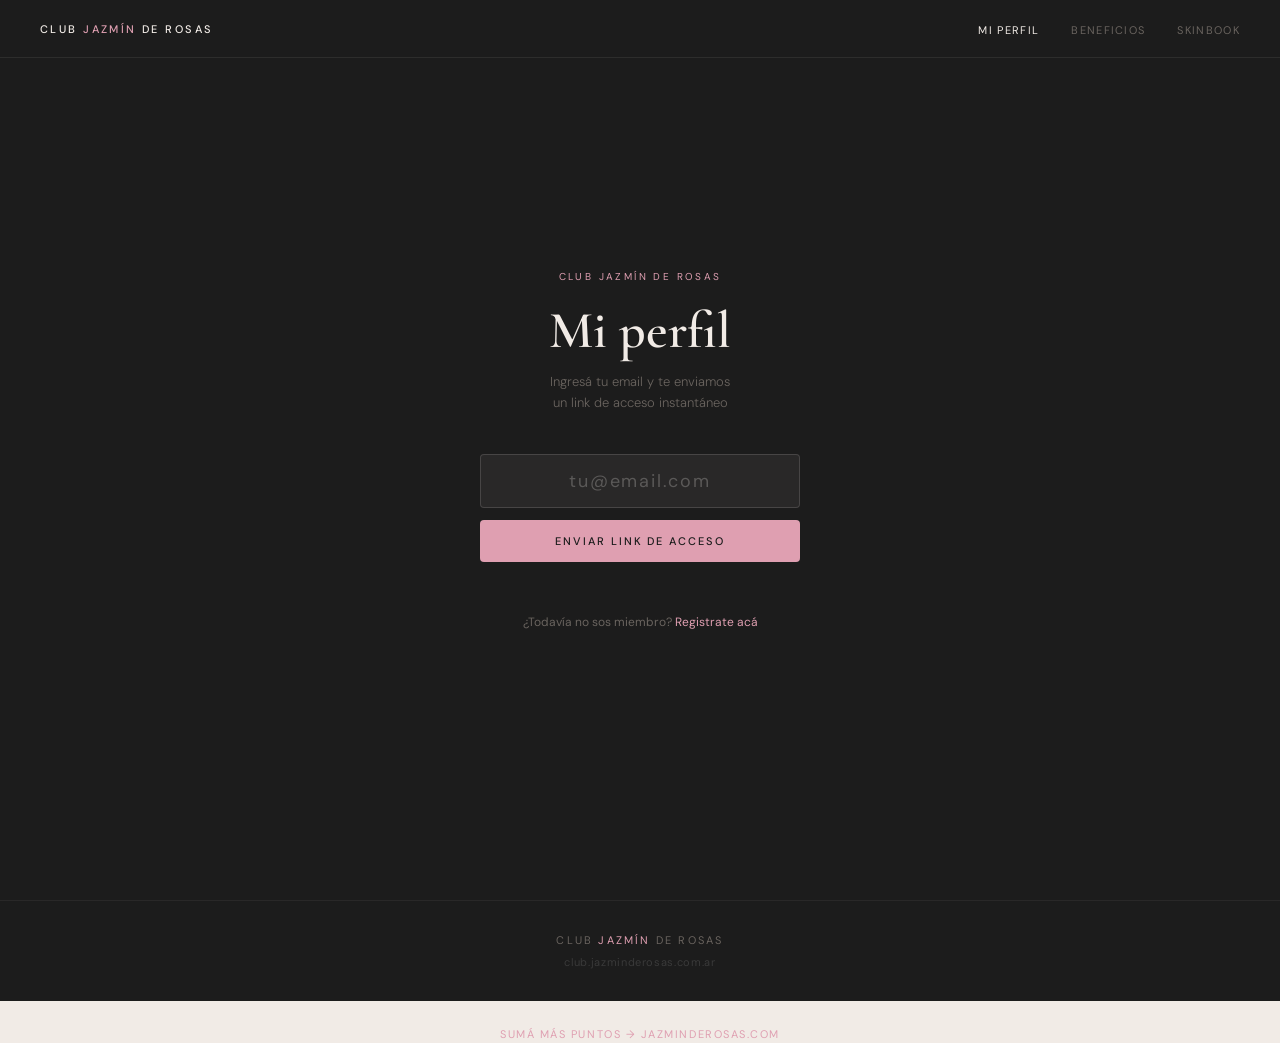
<file: club-jazmin/pages/perfil.html>
<!DOCTYPE html>
<html lang="es">
<head>
  <meta charset="UTF-8"/>
  <meta name="viewport" content="width=device-width, initial-scale=1.0"/>
  <title>Mi perfil — Club Jazmín</title>
  <link rel="stylesheet" href="../css/style.css"/>
  <style>
    /* ── LOGIN ── */
    .login-screen {
      min-height: 100vh;
      background: var(--grafito);
      display: flex;
      flex-direction: column;
      align-items: center;
      justify-content: center;
      padding: 40px 20px;
      text-align: center;
    }
    .login-eyebrow {
      font-family: var(--font-body);
      font-size: 10px;
      letter-spacing: 0.24em;
      text-transform: uppercase;
      color: var(--rosa);
      margin-bottom: 16px;
    }
    .login-title {
      font-family: var(--font-display);
      font-size: clamp(32px, 6vw, 52px);
      color: var(--tiza);
      margin-bottom: 10px;
      font-weight: 600;
    }
    .login-sub {
      font-family: var(--font-body);
      font-size: 13px;
      font-weight: 300;
      color: var(--vison);
      margin-bottom: 40px;
      line-height: 1.6;
    }
    .login-form {
      width: 100%;
      max-width: 320px;
    }
    .login-input {
      width: 100%;
      box-sizing: border-box;
      background: rgba(241,235,230,0.06);
      border: 1px solid rgba(241,235,230,0.15);
      border-radius: 4px;
      padding: 14px 16px;
      font-family: var(--font-body);
      font-size: 18px;
      color: var(--tiza);
      text-align: center;
      letter-spacing: 0.1em;
      margin-bottom: 12px;
      transition: border-color 0.3s;
    }
    .login-input::placeholder { color: rgba(241,235,230,0.25); letter-spacing: 0.1em; }
    .login-input:focus { outline: none; border-color: var(--rosa); }
    .login-btn {
      width: 100%;
      background: var(--rosa);
      color: var(--grafito);
      border: none;
      padding: 14px;
      font-family: var(--font-body);
      font-size: 11px;
      font-weight: 500;
      letter-spacing: 0.18em;
      text-transform: uppercase;
      border-radius: 4px;
      cursor: pointer;
      transition: background 0.3s;
    }
    .login-btn:hover { background: #e8b5c8; }
    .login-btn:disabled { opacity: 0.5; cursor: not-allowed; }
    .login-error {
      color: #e57373;
      font-size: 12px;
      font-family: var(--font-body);
      margin-top: 10px;
      min-height: 18px;
    }
    .login-register {
      margin-top: 24px;
      font-family: var(--font-body);
      font-size: 12px;
      color: var(--vison);
    }
    .login-register a { color: var(--rosa); text-decoration: none; }

    /* ── PERFIL ── */
    .perfil-screen { display: none; }
    .perfil-screen.visible { display: block; }

    .perfil-hero {
      background: var(--grafito);
      padding: 100px 40px 50px;
      text-align: center;
    }
    .perfil-avatar {
      width: 64px;
      height: 64px;
      border-radius: 50%;
      background: var(--rosa);
      display: flex;
      align-items: center;
      justify-content: center;
      margin: 0 auto 16px;
      font-family: var(--font-display);
      font-size: 24px;
      font-weight: 600;
      color: var(--grafito);
    }
    .perfil-nombre {
      font-family: var(--font-display);
      font-size: clamp(28px, 5vw, 42px);
      font-weight: 600;
      color: var(--tiza);
      margin-bottom: 10px;
    }
    .perfil-nivel-badge {
      display: inline-block;
      font-family: var(--font-body);
      font-size: 10px;
      letter-spacing: 0.18em;
      text-transform: uppercase;
      padding: 5px 16px;
      border-radius: 20px;
      border: 1px solid;
      margin-bottom: 6px;
    }
    .nivel-Inicial { color: var(--vison); border-color: var(--vison); }
    .nivel-Intermedia { color: #789fbb; border-color: #789fbb; }
    .nivel-Alta { color: #c07fc6; border-color: #c07fc6; }

    .perfil-logout {
      display: block;
      margin-top: 12px;
      font-family: var(--font-body);
      font-size: 10px;
      letter-spacing: 0.12em;
      color: #3a3a3a;
      cursor: pointer;
      background: none;
      border: none;
      text-transform: uppercase;
    }
    .perfil-logout:hover { color: var(--vison); }

    /* ── PUNTOS CARD ── */
    .puntos-wrap {
      max-width: 520px;
      margin: -28px auto 0;
      padding: 0 20px;
      position: relative;
      z-index: 2;
    }
    .puntos-card {
      background: var(--blanco);
      border: 0.5px solid var(--borde);
      border-radius: 16px;
      padding: 32px;
      text-align: center;
    }
    .puntos-numero {
      font-family: var(--font-display);
      font-size: clamp(56px, 12vw, 80px);
      font-weight: 300;
      color: var(--grafito);
      line-height: 1;
      margin-bottom: 4px;
    }
    .puntos-label {
      font-family: var(--font-body);
      font-size: 10px;
      letter-spacing: 0.18em;
      text-transform: uppercase;
      color: var(--vison);
      margin-bottom: 20px;
    }
    .progress-bar { width: 100%; height: 3px; background: var(--borde); border-radius: 2px; margin-bottom: 8px; overflow: hidden; }
    .progress-fill { height: 100%; background: var(--rosa); border-radius: 2px; transition: width 1.2s cubic-bezier(0.4,0,0.2,1); width: 0%; }
    .progress-labels { display: flex; justify-content: space-between; font-size: 10px; color: var(--vison); font-family: var(--font-body); letter-spacing: 0.06em; }

    /* ── CONTENIDO ── */
    .perfil-content { max-width: 760px; margin: 0 auto; padding: 48px 20px; }
    .perfil-section { margin-bottom: 48px; }
    .perfil-section-label {
      font-family: var(--font-body);
      font-size: 10px;
      letter-spacing: 0.2em;
      text-transform: uppercase;
      color: var(--vison);
      margin-bottom: 16px;
      padding-bottom: 10px;
      border-bottom: 1px solid var(--borde);
    }

    /* Historial */
    .historial-table { width: 100%; border-collapse: collapse; font-size: 13px; }
    .historial-table th {
      font-family: var(--font-body);
      font-size: 10px;
      letter-spacing: 0.12em;
      text-transform: uppercase;
      color: var(--vison);
      font-weight: 500;
      padding: 10px 12px;
      text-align: left;
      border-bottom: 1px solid var(--borde);
    }
    .historial-table td {
      padding: 12px 12px;
      border-bottom: 0.5px solid var(--borde);
      color: var(--grafito);
      font-family: var(--font-body);
      font-weight: 300;
    }
    .pts-pos { color: #026359; font-weight: 500; }
    .pts-neg { color: var(--rojo); font-weight: 500; }
    .canal-badge {
      display: inline-block;
      font-size: 9px;
      padding: 2px 8px;
      border-radius: 20px;
      letter-spacing: 0.06em;
      text-transform: uppercase;
    }
    .canal-fisica { background: #e6f0f7; color: var(--azul); }
    .canal-online { background: #f7e8f0; color: var(--malva); }
    .origen-badge {
      display: inline-block;
      font-size: 9px;
      padding: 2px 8px;
      border-radius: 20px;
      letter-spacing: 0.06em;
      background: #f5f0eb;
      color: var(--vison);
    }

    /* Compras */
    .compras-list { display: flex; flex-direction: column; gap: 1px; }
    .compra-item {
      background: var(--blanco);
      border: 0.5px solid var(--borde);
      border-radius: 10px;
      padding: 16px 20px;
      margin-bottom: 8px;
      display: flex;
      align-items: center;
      justify-content: space-between;
      gap: 12px;
    }
    .compra-fecha { font-size: 11px; color: var(--vison); font-family: var(--font-body); white-space: nowrap; }
    .compra-productos { flex: 1; }
    .compra-producto-nombre { font-family: var(--font-body); font-size: 13px; font-weight: 400; color: var(--grafito); }
    .compra-producto-extra { font-size: 11px; color: var(--vison); margin-top: 2px; }
    .compra-monto {
      font-family: var(--font-display);
      font-size: 18px;
      font-weight: 600;
      color: var(--grafito);
      white-space: nowrap;
    }
    .compra-pts { font-size: 10px; color: #026359; font-family: var(--font-body); text-align: right; }

    /* Empty state */
    .empty-state {
      text-align: center;
      padding: 32px;
      font-family: var(--font-body);
      font-size: 13px;
      color: var(--vison);
      font-weight: 300;
    }

    /* Loading */
    .loading {
      text-align: center;
      padding: 60px 20px;
      font-family: var(--font-body);
      font-size: 12px;
      letter-spacing: 0.14em;
      text-transform: uppercase;
      color: var(--vison);
    }
    .loading-dot {
      display: inline-block;
      width: 6px;
      height: 6px;
      border-radius: 50%;
      background: var(--rosa);
      margin: 0 3px;
      animation: loading-bounce 1.2s ease-in-out infinite;
    }
    .loading-dot:nth-child(2) { animation-delay: 0.2s; }
    .loading-dot:nth-child(3) { animation-delay: 0.4s; }
    @keyframes loading-bounce {
      0%, 80%, 100% { transform: translateY(0); opacity: 0.4; }
      40% { transform: translateY(-6px); opacity: 1; }
    }

    @media (max-width: 600px) {
      .perfil-hero { padding: 90px 20px 40px; }
      .compra-item { flex-direction: column; align-items: flex-start; }
      .compra-monto { align-self: flex-end; }
      .historial-table th:nth-child(3),
      .historial-table td:nth-child(3) { display: none; }
    }

    /* ── PREMIOS ── */
    .premios-grid {
      display: grid;
      grid-template-columns: repeat(auto-fill, minmax(220px, 1fr));
      gap: 12px;
    }
    .premio-card {
      border-radius: 12px;
      padding: 20px;
      border: 1px solid;
      position: relative;
      overflow: hidden;
      transition: transform 0.2s ease;
    }
    .premio-card:hover { transform: translateY(-2px); }
    .premio-card.disponible { background: var(--blanco); border-color: var(--rosa); }
    .premio-card.bloqueado { background: #fafaf9; border-color: var(--borde); }
    .premio-tipo {
      font-family: var(--font-body);
      font-size: 9px;
      letter-spacing: 0.16em;
      text-transform: uppercase;
      margin-bottom: 8px;
      font-weight: 500;
    }
    .premio-card.disponible .premio-tipo { color: var(--rosa); }
    .premio-card.bloqueado .premio-tipo { color: var(--vison); }
    .premio-nombre {
      font-family: var(--font-display);
      font-size: 17px;
      font-weight: 600;
      color: var(--grafito);
      margin-bottom: 6px;
      line-height: 1.2;
    }
    .premio-card.bloqueado .premio-nombre { color: #999; }
    .premio-desc {
      font-family: var(--font-body);
      font-size: 11px;
      font-weight: 300;
      color: var(--vison);
      line-height: 1.5;
      margin-bottom: 14px;
    }
    .premio-pts-req {
      font-family: var(--font-display);
      font-size: 20px;
      font-weight: 600;
    }
    .premio-card.disponible .premio-pts-req { color: var(--grafito); }
    .premio-card.bloqueado .premio-pts-req { color: #bbb; }
    .premio-pts-label {
      font-family: var(--font-body);
      font-size: 9px;
      letter-spacing: 0.1em;
      text-transform: uppercase;
      display: block;
      margin-top: 2px;
    }
    .premio-card.disponible .premio-pts-label { color: var(--vison); }
    .premio-card.bloqueado .premio-pts-label { color: #ccc; }
    .premio-faltan {
      font-family: var(--font-body);
      font-size: 10px;
      color: var(--vison);
      margin-top: 6px;
      display: block;
    }
    .premio-disponible-tag {
      display: inline-block;
      background: var(--rosa);
      color: var(--grafito);
      font-size: 9px;
      font-family: var(--font-body);
      font-weight: 500;
      letter-spacing: 0.1em;
      text-transform: uppercase;
      padding: 3px 10px;
      border-radius: 20px;
      margin-top: 6px;
    }
    .tipo-descuento { color: #c52c2e !important; }
    .tipo-producto { color: #026359 !important; }
    .tipo-envio { color: #124169 !important; }
    .tipo-experiencia { color: #a95aaf !important; }

    /* ══════════════════════════════════════
       SKINBOOK
    ══════════════════════════════════════ */

    /* Nivel Skinbook badge */
    .sb-nivel-card {
      background: var(--grafito);
      border-radius: 14px;
      padding: 24px;
      display: flex;
      align-items: center;
      gap: 16px;
      margin-bottom: 24px;
    }
    .sb-nivel-emoji { font-size: 32px; flex-shrink: 0; }
    .sb-nivel-info { flex: 1; }
    .sb-nivel-nombre {
      font-family: var(--font-display);
      font-size: 22px;
      font-weight: 600;
      color: var(--tiza);
      margin-bottom: 3px;
    }
    .sb-nivel-desc {
      font-family: var(--font-body);
      font-size: 12px;
      font-weight: 300;
      color: var(--vison);
      margin-bottom: 10px;
    }
    .sb-nivel-progress {
      display: flex;
      gap: 12px;
      font-family: var(--font-body);
      font-size: 10px;
      color: var(--vison);
      letter-spacing: 0.06em;
    }
    .sb-nivel-stat strong { color: var(--rosa); font-size: 14px; display: block; font-family: var(--font-display); }
    .sb-next-nivel {
      font-family: var(--font-body);
      font-size: 9px;
      letter-spacing: 0.1em;
      text-transform: uppercase;
      color: var(--vison);
      padding: 4px 10px;
      border: 1px solid #3a3a3a;
      border-radius: 20px;
      white-space: nowrap;
    }

    /* Share card */
    .sb-share-card {
      border: 1px solid var(--borde);
      border-radius: 14px;
      padding: 20px;
      text-align: center;
      margin-bottom: 24px;
      background: var(--blanco);
    }
    .sb-share-title {
      font-family: var(--font-display);
      font-size: 18px;
      font-weight: 600;
      margin-bottom: 6px;
    }
    .sb-share-sub {
      font-family: var(--font-body);
      font-size: 12px;
      font-weight: 300;
      color: var(--vison);
      margin-bottom: 14px;
      line-height: 1.5;
    }
    .sb-share-btn {
      font-family: var(--font-body);
      font-size: 10px;
      letter-spacing: 0.14em;
      text-transform: uppercase;
      padding: 10px 20px;
      border-radius: 4px;
      border: 1px solid var(--grafito);
      background: var(--grafito);
      color: var(--tiza);
      cursor: pointer;
      transition: var(--transition, 0.3s);
    }
    .sb-share-btn:hover { background: #2e2e2e; }

    /* Tabs */
    .sb-tabs {
      display: flex;
      gap: 0;
      border-bottom: 1px solid var(--borde);
      margin-bottom: 24px;
      overflow-x: auto;
    }
    .sb-tab {
      font-family: var(--font-body);
      font-size: 11px;
      letter-spacing: 0.12em;
      text-transform: uppercase;
      padding: 12px 20px;
      border: none;
      background: none;
      color: var(--vison);
      cursor: pointer;
      border-bottom: 2px solid transparent;
      white-space: nowrap;
      transition: color 0.2s, border-color 0.2s;
    }
    .sb-tab.active { color: var(--grafito); border-bottom-color: var(--rosa); }
    .sb-tab-content { display: none; }
    .sb-tab-content.active { display: block; }

    /* Grid de productos */
    .sb-productos-grid {
      display: grid;
      grid-template-columns: repeat(auto-fill, minmax(160px, 1fr));
      gap: 12px;
      margin-bottom: 20px;
    }
    .sb-producto-card {
      background: var(--blanco);
      border: 0.5px solid var(--borde);
      border-radius: 12px;
      padding: 16px;
      position: relative;
      transition: transform 0.2s;
    }
    .sb-producto-card:hover { transform: translateY(-2px); }
    .sb-prod-categoria {
      font-family: var(--font-body);
      font-size: 9px;
      letter-spacing: 0.14em;
      text-transform: uppercase;
      color: var(--vison);
      margin-bottom: 6px;
    }
    .sb-prod-nombre {
      font-family: var(--font-display);
      font-size: 15px;
      font-weight: 600;
      color: var(--grafito);
      margin-bottom: 2px;
      line-height: 1.2;
    }
    .sb-prod-marca {
      font-family: var(--font-body);
      font-size: 11px;
      color: var(--vison);
      margin-bottom: 8px;
    }
    .sb-prod-stars { color: var(--amarillo); font-size: 11px; margin-bottom: 4px; }
    .sb-prod-estado {
      font-size: 9px;
      font-family: var(--font-body);
      padding: 2px 8px;
      border-radius: 20px;
      letter-spacing: 0.08em;
    }
    .estado-usando { background: #e6f5f0; color: #026359; }
    .estado-usado { background: #f5f0eb; color: var(--vison); }
    .estado-quiero_probar { background: #f7e8f0; color: var(--malva); }
    .sb-prod-jazmin {
      position: absolute;
      top: 10px;
      right: 10px;
      font-size: 9px;
      background: var(--rosa);
      color: var(--grafito);
      padding: 2px 6px;
      border-radius: 20px;
      font-family: var(--font-body);
      letter-spacing: 0.06em;
    }

    /* Botón agregar producto */
    .sb-add-btn {
      width: 100%;
      padding: 14px;
      border: 1.5px dashed var(--borde);
      border-radius: 12px;
      background: transparent;
      font-family: var(--font-body);
      font-size: 11px;
      letter-spacing: 0.12em;
      text-transform: uppercase;
      color: var(--vison);
      cursor: pointer;
      transition: border-color 0.2s, color 0.2s;
      margin-bottom: 24px;
    }
    .sb-add-btn:hover { border-color: var(--rosa); color: var(--grafito); }

    /* Modal agregar producto */
    .sb-modal-overlay {
      display: none;
      position: fixed;
      inset: 0;
      background: rgba(28,28,28,0.85);
      z-index: 200;
      align-items: flex-end;
      justify-content: center;
    }
    .sb-modal-overlay.open { display: flex; }
    .sb-modal {
      background: var(--tiza);
      border-radius: 20px 20px 0 0;
      padding: 28px 24px 40px;
      width: 100%;
      max-width: 520px;
      max-height: 90vh;
      overflow-y: auto;
      animation: slide-up 0.3s ease;
    }
    @keyframes slide-up {
      from { transform: translateY(40px); opacity: 0; }
      to { transform: translateY(0); opacity: 1; }
    }
    .sb-modal-header {
      display: flex;
      align-items: center;
      justify-content: space-between;
      margin-bottom: 24px;
    }
    .sb-modal-title {
      font-family: var(--font-display);
      font-size: 22px;
      font-weight: 600;
    }
    .sb-modal-close {
      background: none;
      border: none;
      font-size: 20px;
      cursor: pointer;
      color: var(--vison);
      padding: 4px;
    }
    .sb-form-group { margin-bottom: 16px; }
    .sb-label {
      display: block;
      font-family: var(--font-body);
      font-size: 10px;
      letter-spacing: 0.12em;
      text-transform: uppercase;
      color: var(--vison);
      margin-bottom: 6px;
    }
    .sb-input, .sb-select {
      width: 100%;
      box-sizing: border-box;
      border: 1px solid var(--borde);
      border-radius: 6px;
      padding: 11px 14px;
      font-family: var(--font-body);
      font-size: 14px;
      font-weight: 300;
      background: var(--blanco);
      color: var(--grafito);
      transition: border-color 0.2s;
    }
    .sb-input:focus, .sb-select:focus { outline: none; border-color: var(--rosa); }
    .sb-stars-select {
      display: flex;
      gap: 8px;
      margin-top: 4px;
    }
    .sb-star-btn {
      font-size: 22px;
      background: none;
      border: none;
      cursor: pointer;
      color: var(--borde);
      transition: color 0.15s;
      padding: 0;
      line-height: 1;
    }
    .sb-star-btn.active { color: var(--amarillo); }
    .sb-form-grid { display: grid; grid-template-columns: 1fr 1fr; gap: 12px; }
    .sb-submit-btn {
      width: 100%;
      padding: 14px;
      background: var(--grafito);
      color: var(--tiza);
      border: none;
      border-radius: 6px;
      font-family: var(--font-body);
      font-size: 11px;
      letter-spacing: 0.16em;
      text-transform: uppercase;
      cursor: pointer;
      margin-top: 8px;
      transition: background 0.2s;
    }
    .sb-submit-btn:hover { background: #2e2e2e; }
    .sb-submit-btn:disabled { opacity: 0.5; cursor: not-allowed; }

    /* Reseñas */
    .sb-reseña-card {
      background: var(--blanco);
      border: 0.5px solid var(--borde);
      border-radius: 12px;
      padding: 20px;
      margin-bottom: 10px;
    }
    .sb-reseña-prod {
      font-family: var(--font-display);
      font-size: 17px;
      font-weight: 600;
      margin-bottom: 4px;
    }
    .sb-reseña-marca {
      font-family: var(--font-body);
      font-size: 11px;
      letter-spacing: 0.08em;
      text-transform: uppercase;
      color: var(--vison);
      margin-bottom: 10px;
    }
    .sb-reseña-preguntas { margin-top: 12px; }
    .sb-reseña-qa {
      border-top: 0.5px solid var(--borde);
      padding-top: 8px;
      margin-top: 8px;
    }
    .sb-reseña-pregunta {
      font-family: var(--font-body);
      font-size: 11px;
      color: var(--vison);
      margin-bottom: 3px;
    }
    .sb-reseña-respuesta {
      font-family: var(--font-body);
      font-size: 13px;
      color: var(--grafito);
    }
    .sb-pts-ganados {
      display: inline-block;
      background: #e6f5f0;
      color: #026359;
      font-size: 10px;
      font-family: var(--font-body);
      padding: 3px 10px;
      border-radius: 20px;
      margin-top: 10px;
    }

    /* Imagen compartir */
    .sb-share-preview {
      background: var(--grafito);
      border-radius: 14px;
      padding: 24px;
      text-align: center;
      margin-bottom: 16px;
    }
    .sb-share-preview-nombre {
      font-family: var(--font-display);
      font-size: 20px;
      font-weight: 600;
      color: var(--tiza);
      margin-bottom: 4px;
    }
    .sb-share-preview-nivel {
      font-family: var(--font-body);
      font-size: 11px;
      letter-spacing: 0.14em;
      text-transform: uppercase;
      color: var(--rosa);
      margin-bottom: 16px;
    }
    .sb-share-stats {
      display: flex;
      justify-content: center;
      gap: 24px;
    }
    .sb-share-stat strong {
      display: block;
      font-family: var(--font-display);
      font-size: 24px;
      color: var(--tiza);
    }
    .sb-share-stat span {
      font-family: var(--font-body);
      font-size: 10px;
      color: var(--vison);
      letter-spacing: 0.08em;
      text-transform: uppercase;
    }


    /* ── RECOMENDACIONES ── */
    .rec-grid {
      display: grid;
      grid-template-columns: repeat(auto-fill, minmax(200px, 1fr));
      gap: 12px;
    }
    .rec-card {
      background: var(--blanco);
      border: 0.5px solid var(--borde);
      border-radius: 12px;
      padding: 18px;
      position: relative;
      overflow: hidden;
      transition: transform 0.2s;
    }
    .rec-card:hover { transform: translateY(-3px); box-shadow: 0 8px 24px rgba(28,28,28,0.07); }
    .rec-motivo {
      font-family: var(--font-body);
      font-size: 9px;
      letter-spacing: 0.14em;
      text-transform: uppercase;
      margin-bottom: 8px;
      font-weight: 500;
    }
    .rec-motivo.piel    { color: #026359; }
    .rec-motivo.similar { color: #124169; }
    .rec-motivo.cross   { color: #a95aaf; }
    .rec-categoria {
      font-family: var(--font-body);
      font-size: 9px;
      letter-spacing: 0.1em;
      text-transform: uppercase;
      color: var(--vison);
      margin-bottom: 4px;
    }
    .rec-nombre {
      font-family: var(--font-display);
      font-size: 16px;
      font-weight: 600;
      color: var(--grafito);
      margin-bottom: 3px;
      line-height: 1.2;
    }
    .rec-marca {
      font-family: var(--font-body);
      font-size: 11px;
      color: var(--vison);
      margin-bottom: 8px;
    }
    .rec-desc {
      font-family: var(--font-body);
      font-size: 11px;
      font-weight: 300;
      color: var(--vison);
      line-height: 1.5;
    }
    .rec-badge {
      position: absolute;
      top: 12px;
      right: 12px;
      font-size: 16px;
    }
    @media (max-width: 600px) {
      .rec-grid { grid-template-columns: 1fr 1fr; }
    }
    @media (max-width: 600px) {
      .sb-productos-grid { grid-template-columns: repeat(2, 1fr); }
      .sb-form-grid { grid-template-columns: 1fr; }
      .sb-modal { padding: 24px 16px 32px; }
    }

    /* ══════════════════════════════════════
       RECOMENDACIONES
    ══════════════════════════════════════ */

    .reco-intro {
      margin-bottom: 20px;
      padding: 16px 20px;
      background: var(--grafito);
      border-radius: 12px;
    }
    .reco-intro-titulo {
      font-family: var(--font-display);
      font-size: 20px;
      font-weight: 600;
      color: var(--tiza);
      margin-bottom: 6px;
    }
    .reco-intro-sub {
      font-family: var(--font-body);
      font-size: 12px;
      font-weight: 300;
      color: var(--vison);
      line-height: 1.6;
      margin: 0;
    }

    .reco-ver-btn {
      display: block;
      width: 100%;
      margin-top: 12px;
      padding: 9px;
      background: transparent;
      border: 1px solid var(--grafito);
      border-radius: 6px;
      font-family: var(--font-body);
      font-size: 10px;
      letter-spacing: 0.14em;
      text-transform: uppercase;
      color: var(--grafito);
      text-align: center;
      text-decoration: none;
      transition: background 0.2s, color 0.2s;
      cursor: pointer;
    }
    .reco-ver-btn:hover {
      background: var(--grafito);
      color: var(--tiza);
    }
    .reco-grid {
      display: grid;
      grid-template-columns: repeat(auto-fill, minmax(200px, 1fr));
      gap: 12px;
    }
    .reco-card {
      background: var(--blanco);
      border: 0.5px solid var(--borde);
      border-radius: 12px;
      padding: 18px;
      position: relative;
      transition: transform 0.2s, box-shadow 0.2s;
    }
    .reco-card:hover { transform: translateY(-2px); box-shadow: 0 4px 20px rgba(0,0,0,0.06); }
    .reco-motivo {
      font-family: var(--font-body);
      font-size: 9px;
      letter-spacing: 0.14em;
      text-transform: uppercase;
      margin-bottom: 8px;
      font-weight: 500;
    }
    .reco-motivo-piel { color: #026359; }
    .reco-motivo-similar { color: #124169; }
    .reco-motivo-cross { color: #a95aaf; }
    .reco-categoria {
      font-family: var(--font-body);
      font-size: 9px;
      color: var(--vison);
      letter-spacing: 0.1em;
      text-transform: uppercase;
      margin-bottom: 4px;
    }
    .reco-nombre {
      font-family: var(--font-display);
      font-size: 16px;
      font-weight: 600;
      color: var(--grafito);
      margin-bottom: 2px;
      line-height: 1.2;
    }
    .reco-marca {
      font-family: var(--font-body);
      font-size: 11px;
      color: var(--vison);
      margin-bottom: 10px;
    }
    .reco-razon {
      font-family: var(--font-body);
      font-size: 11px;
      font-weight: 300;
      color: var(--vison);
      line-height: 1.5;
      border-top: 0.5px solid var(--borde);
      padding-top: 8px;
      margin-top: 4px;
    }
    .reco-popularity {
      display: flex;
      align-items: center;
      gap: 4px;
      margin-top: 8px;
    }
    .reco-pop-bar {
      flex: 1;
      height: 2px;
      background: var(--borde);
      border-radius: 2px;
      overflow: hidden;
    }
    .reco-pop-fill {
      height: 100%;
      background: var(--rosa);
      border-radius: 2px;
    }
    .reco-pop-label {
      font-family: var(--font-body);
      font-size: 9px;
      color: var(--vison);
      white-space: nowrap;
    }
  </style>
</head>
<body>

  <!-- NAV -->
  <nav class="nav">
    <a href="../index.html" class="nav-logo">CLUB <em>JAZMÍN</em> DE ROSAS</a>
    <ul class="nav-links">
      <li><a href="perfil.html" style="color:var(--tiza)">Mi perfil</a></li>
      <li><a href="beneficios.html">Beneficios</a></li>
      <li><a href="skinbook.html">Skinbook</a></li>
    </ul>
    <button class="nav-hamburger" id="hamburger" aria-label="Menú">
      <span></span><span></span><span></span>
    </button>
  </nav>

  <div class="nav-mobile" id="mobileMenu">
    <button class="nav-mobile-close" id="mobileClose">✕</button>
    <a href="../index.html">Inicio</a>
    <a href="perfil.html">Mi perfil</a>
    <a href="beneficios.html">Beneficios</a>
    <a href="skinbook.html">Skinbook</a>
  </div>

  <!-- LOGIN -->
  <div class="login-screen" id="loginScreen">

    <!-- Estado 1: Ingresar email -->
    <div id="loginStep1">
      <p class="login-eyebrow">Club Jazmín de Rosas</p>
      <h1 class="login-title">Mi perfil</h1>
      <p class="login-sub">Ingresá tu email y te enviamos<br>un link de acceso instantáneo</p>
      <div class="login-form">
        <input class="login-input" type="email" id="emailInput" placeholder="tu@email.com" inputmode="email" autocomplete="email"/>
        <button class="login-btn" id="loginBtn">Enviar link de acceso</button>
        <p class="login-error" id="loginError"></p>
      </div>
      <p class="login-register">¿Todavía no sos miembro? <a href="../index.html#registro">Registrate acá</a></p>
    </div>

    <!-- Estado 2: Email enviado -->
    <div id="loginStep2" style="display:none;text-align:center;">
      <div style="font-size:40px;margin-bottom:16px;">🌹</div>
      <p class="login-eyebrow">Club Jazmín de Rosas</p>
      <h1 class="login-title" style="font-size:clamp(24px,5vw,38px);">Revisá tu email</h1>
      <p class="login-sub">Te enviamos un link de acceso a<br><strong id="emailEnviado" style="color:var(--tiza);"></strong></p>
      <p style="font-family:var(--font-body);font-size:12px;color:#3a3a3a;margin-top:16px;">
        El link expira en 15 minutos.<br>Si no llega, revisá tu carpeta de spam.
      </p>
      <button class="login-btn" id="reenviarBtn" style="margin-top:24px;background:transparent;border:1px solid #3a3a3a;color:var(--vison);">
        Reenviar link
      </button>
    </div>

  </div>

  <!-- PERFIL -->
  <div class="perfil-screen" id="perfilScreen">

    <div class="perfil-hero">
      <div class="perfil-avatar" id="perfilAvatar">?</div>
      <h1 class="perfil-nombre" id="perfilNombre">Cargando...</h1>
      <span class="perfil-nivel-badge nivel-Inicial" id="perfilNivel">Inicial</span>
      <button class="perfil-logout" id="logoutBtn">Cerrar sesión</button>
    </div>

    <div class="puntos-wrap">
      <div class="puntos-card">
        <p class="puntos-label">Puntos disponibles</p>
        <p class="puntos-numero" id="puntosNumero">0</p>
        <p class="puntos-label" id="puntosProximo" style="margin-top:4px;"></p>
        <div class="progress-bar">
          <div class="progress-fill" id="progressFill"></div>
        </div>
        <div class="progress-labels">
          <span id="progressActual">0 pts</span>
          <span id="progressSiguiente"></span>
        </div>
      </div>
    </div>

    <div class="perfil-content">

      <!-- HISTORIAL DE MOVIMIENTOS -->
      <div class="perfil-section">
        <p class="perfil-section-label">Movimientos de puntos</p>
        <div id="historialContainer">
          <div class="loading">
            <span class="loading-dot"></span>
            <span class="loading-dot"></span>
            <span class="loading-dot"></span>
          </div>
        </div>
      </div>



      <!-- RECOMENDACIONES -->
      <div class="perfil-section">
        <p class="perfil-section-label">Selección para vos</p>
        <div class="reco-intro">
          <p class="reco-intro-titulo" id="recoTitulo">Elegido en base a tu rutina</p>
          <p class="reco-intro-sub" id="recoSub">Basado en lo que compraste, te sugerimos estos productos que otras clientas con tu perfil eligen.</p>
        </div>
        <div id="recoContainer">
          <div class="loading">
            <span class="loading-dot"></span>
            <span class="loading-dot"></span>
            <span class="loading-dot"></span>
          </div>
        </div>
      </div>

      <!-- PREMIOS -->
      <div class="perfil-section">
        <p class="perfil-section-label">Próximos premios</p>
        <div id="premiosContainer">
          <div class="loading">
            <span class="loading-dot"></span>
            <span class="loading-dot"></span>
            <span class="loading-dot"></span>
          </div>
        </div>
      </div>

      <!-- COMPRAS -->
      <div class="perfil-section">
        <p class="perfil-section-label">Compras anteriores</p>
        <div id="comprasContainer">
          <div class="loading">
            <span class="loading-dot"></span>
            <span class="loading-dot"></span>
            <span class="loading-dot"></span>
          </div>
        </div>
      </div>

      <!-- PREMIOS -->
      <div class="perfil-section">
        <p class="perfil-section-label">Próximos premios</p>
        <div id="premiosContainer">
          <div class="loading">
            <span class="loading-dot"></span>
            <span class="loading-dot"></span>
            <span class="loading-dot"></span>
          </div>
        </div>
      </div>

      <!-- RECOMENDACIONES -->
      <div class="perfil-section">
        <p class="perfil-section-label">Recomendaciones para vos</p>
        <div id="recoContainer">
          <div class="loading">
            <span class="loading-dot"></span>
            <span class="loading-dot"></span>
            <span class="loading-dot"></span>
          </div>
        </div>
      </div>

      <!-- SKINBOOK -->
      <div class="perfil-section" id="skinbookSection">
        <p class="perfil-section-label">Skinbook</p>

        <div class="sb-nivel-card" id="sbNivelCard">
          <div class="sb-nivel-emoji" id="sbNivelEmoji">🔍</div>
          <div class="sb-nivel-info">
            <div class="sb-nivel-nombre" id="sbNivelNombre">Exploradora</div>
            <div class="sb-nivel-desc" id="sbNivelDesc">Está probando y descubriendo</div>
            <div class="sb-nivel-progress">
              <div class="sb-nivel-stat"><strong id="sbTotalProductos">0</strong> productos</div>
              <div class="sb-nivel-stat"><strong id="sbTotalReseñas">0</strong> reseñas</div>
            </div>
          </div>
          <span class="sb-next-nivel" id="sbNextNivel"></span>
        </div>

        <div class="sb-share-card">
          <div class="sb-share-preview">
            <div class="sb-share-preview-nombre" id="sbShareNombre">—</div>
            <div class="sb-share-preview-nivel" id="sbShareNivel">Exploradora · Skinbook</div>
            <div class="sb-share-stats">
              <div class="sb-share-stat"><strong id="sbShareProds">0</strong><span>Productos</span></div>
              <div class="sb-share-stat"><strong id="sbShareReseñas">0</strong><span>Reseñas</span></div>
              <div class="sb-share-stat"><strong id="sbSharePuntos">0</strong><span>Puntos Club</span></div>
            </div>
          </div>
          <p class="sb-share-sub">Compartí tu perfil de belleza en Instagram y mostrá tu nivel.</p>
          <button class="sb-share-btn" id="sbShareBtn">Compartir mi perfil</button>
        </div>

        <div class="sb-tabs">
          <button class="sb-tab active" data-tab="sbTabProductos">Mis productos</button>
          <button class="sb-tab" data-tab="sbTabReseñas">Reseñas</button>
        </div>

        <div class="sb-tab-content active" id="sbTabProductos">
          <button class="sb-add-btn" id="sbAddBtn">+ Agregar producto</button>
          <div class="sb-productos-grid" id="sbProductosGrid">
            <div class="loading"><span class="loading-dot"></span><span class="loading-dot"></span><span class="loading-dot"></span></div>
          </div>
        </div>

        <div class="sb-tab-content" id="sbTabReseñas">
          <div id="sbReseñasContainer">
            <div class="loading"><span class="loading-dot"></span><span class="loading-dot"></span><span class="loading-dot"></span></div>
          </div>
        </div>
      </div>

    </div>
  </div>

  <!-- MODAL: Agregar producto al Skinbook -->
  <div class="sb-modal-overlay" id="sbModal">
    <div class="sb-modal">
      <div class="sb-modal-header">
        <p class="sb-modal-title">Agregar producto</p>
        <button class="sb-modal-close" id="sbModalClose">✕</button>
      </div>
      <form id="sbProductoForm">
        <div class="sb-form-grid">
          <div class="sb-form-group">
            <label class="sb-label" for="sbMarca">Marca</label>
            <input class="sb-input" type="text" id="sbMarca" placeholder="NYX, Maybelline..." required/>
          </div>
          <div class="sb-form-group">
            <label class="sb-label" for="sbProductoNombre">Producto</label>
            <input class="sb-input" type="text" id="sbProductoNombre" placeholder="Base True Match..." required/>
          </div>
        </div>
        <div class="sb-form-grid">
          <div class="sb-form-group">
            <label class="sb-label" for="sbCategoria">Categoría</label>
            <select class="sb-select" id="sbCategoria" required>
              <option value="" disabled selected>Seleccioná</option>
              <option value="base">Base</option>
              <option value="corrector">Corrector</option>
              <option value="polvo">Polvo</option>
              <option value="labial">Labial</option>
              <option value="sombra">Sombra</option>
              <option value="delineador">Delineador</option>
              <option value="mascara">Máscara</option>
              <option value="rubor">Rubor / Blush</option>
              <option value="iluminador">Iluminador</option>
              <option value="contorno">Contorno</option>
              <option value="skincare">Skincare</option>
              <option value="protector">Protector solar</option>
              <option value="primer">Primer</option>
              <option value="fijador">Fijador</option>
              <option value="otro">Otro</option>
            </select>
          </div>
          <div class="sb-form-group">
            <label class="sb-label" for="sbTono">Tono (opcional)</label>
            <input class="sb-input" type="text" id="sbTono" placeholder="N°3, Warm Beige..."/>
          </div>
        </div>
        <div class="sb-form-group">
          <label class="sb-label" for="sbEstado">Estado</label>
          <select class="sb-select" id="sbEstado">
            <option value="usando">Lo estoy usando</option>
            <option value="usado">Lo usé antes</option>
            <option value="quiero_probar">Quiero probarlo</option>
          </select>
        </div>
        <div class="sb-form-group">
          <label class="sb-label">Puntaje</label>
          <div class="sb-stars-select" id="sbStarsSelect">
            <button type="button" class="sb-star-btn" data-star="1">★</button>
            <button type="button" class="sb-star-btn" data-star="2">★</button>
            <button type="button" class="sb-star-btn" data-star="3">★</button>
            <button type="button" class="sb-star-btn" data-star="4">★</button>
            <button type="button" class="sb-star-btn" data-star="5">★</button>
          </div>
        </div>
        <div class="sb-form-group">
          <label class="sb-label" for="sbComentario">¿Qué te pareció?</label>
          <textarea class="sb-input" id="sbComentario" rows="3" placeholder="Contá tu experiencia..." style="resize:vertical;"></textarea>
        </div>
        <div class="sb-form-group">
          <label class="sb-label" for="sbVolveriaComprar">¿Lo volverías a comprar?</label>
          <select class="sb-select" id="sbVolveriaComprar">
            <option value="">No sé todavía</option>
            <option value="true">Sí, definitivamente</option>
            <option value="false">No</option>
          </select>
        </div>
        <button type="submit" class="sb-submit-btn" id="sbProductoSubmit">Guardar producto</button>
      </form>
    </div>
  </div>


  <footer>
    <p class="footer-logo">CLUB <em>JAZMÍN</em> DE ROSAS</p>
    <p class="footer-sub">club.jazminderosas.com.ar</p>
  </footer>

  <script src="../js/main.js"></script>
  <script>
    const SB_URL = 'https://qgsdqzqvrbkprbmehzcf.supabase.co';
    const SB_KEY = 'sb_publishable_0RGb096UtD0AQYRtukuNwg_zmLf3nwF';
    const SB_SERVICE_KEY = 'eyJhbGciOiJIUzI1NiIsInR5cCI6IkpXVCJ9.eyJpc3MiOiJzdXBhYmFzZSIsInJlZiI6InFnc2RxenF2cmJrcHJibWVoemNmIiwicm9sZSI6InNlcnZpY2Vfcm9sZSIsImlhdCI6MTc3NzQ2NDIxNSwiZXhwIjoyMDkzMDQwMjE1fQ.trKQrBjynPyKjY6-GYyh2gE9gVUxZDvcx9jywxGzW5Q';

    const NIVELES = {
      'Inicial':    { min: 0,    max: 999,  next: 'Intermedia', nextPts: 1000  },
      'Intermedia': { min: 1000, max: 4999, next: 'Alta',       nextPts: 5000  },
      'Alta':       { min: 5000, max: null, next: null,         nextPts: null  }
    };

    async function sbGet(tabla, filtro) {
      const res = await fetch(`${SB_URL}/rest/v1/${tabla}?${filtro}`, {
        headers: { 'apikey': SB_KEY, 'Authorization': `Bearer ${SB_KEY}` }
      });
      return res.json();
    }

    function getNivel(puntos) {
      if (puntos >= 5000) return 'Alta';
      if (puntos >= 1000) return 'Intermedia';
      return 'Inicial';
    }

    function formatPesos(n) {
      return '$' + Math.round(n).toLocaleString('es-AR');
    }

    function formatFecha(iso) {
      if (!iso) return '—';
      const d = new Date(iso);
      return d.toLocaleDateString('es-AR', { day: '2-digit', month: 'short', year: 'numeric' });
    }

    function animarNumero(el, target) {
      let current = 0;
      const step = Math.ceil(target / 60);
      const interval = setInterval(() => {
        current = Math.min(current + step, target);
        el.textContent = current.toLocaleString('es-AR');
        if (current >= target) clearInterval(interval);
      }, 20);
    }



    // ── Helpers Skinbook ──
    const PREGUNTAS_POR_CATEGORIA = {
      base:      ['¿Cómo fue la cobertura?', '¿Cuánto te duró en la piel?', '¿Se adaptó a tu tono?'],
      corrector: ['¿Cubrió bien las ojeras o manchas?', '¿Se mantuvo todo el día?'],
      labial:    ['¿Cómo fue la hidratación?', '¿Te duró el color?'],
      mascara:   ['¿Alargó y definió bien?', '¿Se corrió durante el día?'],
      sombra:    ['¿Cómo fue la pigmentación?', '¿Se difuminó bien?'],
      skincare:  ['¿Notaste resultados?', '¿Cómo quedó tu piel después de usarlo?'],
      protector: ['¿Dejó sensación grasa?', '¿Se integró bien con el maquillaje?'],
      default:   ['¿Qué te gustó?', '¿Qué mejorarías?']
    };

    function getNivelSkinbook(totalProductos, totalReseñas, niveles) {
      if (!niveles || niveles.length === 0) return null;
      const sorted = [...niveles].sort((a, b) => b.productos_minimos - a.productos_minimos);
      return sorted.find(n =>
        totalProductos >= n.productos_minimos && totalReseñas >= n.reseñas_minimas
      ) || niveles.find(n => n.nombre === 'Exploradora') || niveles[0];
    }

    function getNivelSiguiente(nivelActual, niveles) {
      const sorted = [...niveles].sort((a, b) => a.productos_minimos - b.productos_minimos);
      const idx = sorted.findIndex(n => n.id === nivelActual.id);
      return sorted[idx + 1] || null;
    }

    function renderSbProductos(productos) {
      const grid = document.getElementById('sbProductosGrid');
      if (!grid) return;
      if (!productos || productos.length === 0) {
        grid.innerHTML = '<div class="empty-state" style="grid-column:1/-1;">Todavía no cargaste productos. ¡Agregá el primero!</div>';
        return;
      }
      const stars = n => n ? '★'.repeat(n) + '☆'.repeat(5-n) : '';
      const estadoLabel = { usando: 'Usando', usado: 'Usado', quiero_probar: 'Quiero probar' };
      grid.innerHTML = productos.map(p => `
        <div class="sb-producto-card">
          ${p.es_de_jazmin ? '<span class="sb-prod-jazmin">Jazmín</span>' : ''}
          <div class="sb-prod-categoria">${p.categoria || 'Producto'}</div>
          <div class="sb-prod-nombre">${p.producto || ''}</div>
          <div class="sb-prod-marca">${p.marca || ''}</div>
          ${p.puntaje ? `<div class="sb-prod-stars">${stars(p.puntaje)}</div>` : ''}
          <span class="sb-prod-estado estado-${p.estado || 'usando'}">${estadoLabel[p.estado] || p.estado || ''}</span>
        </div>
      `).join('');
    }

    function renderSbReseñas(reseñas) {
      const container = document.getElementById('sbReseñasContainer');
      if (!container) return;
      if (!reseñas || reseñas.length === 0) {
        container.innerHTML = '<div class="empty-state">Todavía no dejaste reseñas. Las reseñas suman puntos al Club.</div>';
        return;
      }
      const stars = n => n ? '★'.repeat(n) + '☆'.repeat(5-n) : '';
      container.innerHTML = reseñas.map(r => `
        <div class="sb-reseña-card">
          <div class="sb-reseña-prod">${r.producto_nombre || 'Producto'}</div>
          <div class="sb-reseña-marca">${r.marca || ''}</div>
          ${r.puntaje ? `<div class="sb-prod-stars">${stars(r.puntaje)}</div>` : ''}
          ${r.texto ? `<p style="font-size:13px;font-family:var(--font-body);font-weight:300;color:var(--grafito);line-height:1.6;margin-top:8px;">${r.texto}</p>` : ''}
          <span class="sb-pts-ganados">+50 pts ganados</span>
        </div>
      `).join('');
    }

    async function cargarSkinbook(clientaId, nombreClienta, puntosClienta) {
      sbClientaId = clientaId;
      sbClientaNombre = nombreClienta;
      sbClientaPuntos = puntosClienta;

      const sbShareNombreEl = document.getElementById('sbShareNombre');
      const sbSharePuntosEl = document.getElementById('sbSharePuntos');
      if (sbShareNombreEl) sbShareNombreEl.textContent = nombreClienta;
      if (sbSharePuntosEl) sbSharePuntosEl.textContent = puntosClienta.toLocaleString('es-AR');

      sbNivelesData = await sbGet('skinbook_niveles', 'order=productos_minimos.asc') || [];

      const productos = await sbGet('skinbook_productos', `clienta_id=eq.${clientaId}&order=creado_en.desc`) || [];
      const totalProductos = productos.length;

      const reseñas = await sbGet('skinbook', `clienta_id=eq.${clientaId}&select=id,producto_nombre,marca,puntaje,texto,creado_en&order=creado_en.desc`) || [];
      const totalReseñas = reseñas.length;

      const nivelActual = getNivelSkinbook(totalProductos, totalReseñas, sbNivelesData);
      if (nivelActual) {
        const sbNivelEmojiEl = document.getElementById('sbNivelEmoji');
        const sbNivelNombreEl = document.getElementById('sbNivelNombre');
        const sbNivelDescEl = document.getElementById('sbNivelDesc');
        const sbShareNivelEl = document.getElementById('sbShareNivel');
        const sbNextNivelEl = document.getElementById('sbNextNivel');

        if (sbNivelEmojiEl) sbNivelEmojiEl.textContent = nivelActual.emoji || '✨';
        if (sbNivelNombreEl) sbNivelNombreEl.textContent = nivelActual.nombre;
        if (sbNivelDescEl) sbNivelDescEl.textContent = nivelActual.descripcion || '';
        if (sbShareNivelEl) sbShareNivelEl.textContent = nivelActual.nombre + ' · Skinbook';

        const siguiente = getNivelSiguiente(nivelActual, sbNivelesData);
        if (siguiente && sbNextNivelEl) {
          const faltanProds = Math.max(0, siguiente.productos_minimos - totalProductos);
          const faltanRes = Math.max(0, siguiente.reseñas_minimas - totalReseñas);
          let texto = 'Próximo: ' + siguiente.nombre;
          if (faltanProds > 0) texto += ` · +${faltanProds} prod.`;
          if (faltanRes > 0) texto += ` · +${faltanRes} reseñas`;
          sbNextNivelEl.textContent = texto;
        } else if (sbNextNivelEl) {
          sbNextNivelEl.textContent = '✦ Nivel máximo';
        }
      }

      const sbTotalProductosEl = document.getElementById('sbTotalProductos');
      const sbTotalReseñasEl = document.getElementById('sbTotalReseñas');
      const sbShareProdsEl = document.getElementById('sbShareProds');
      const sbShareReseñasEl = document.getElementById('sbShareReseñas');

      if (sbTotalProductosEl) sbTotalProductosEl.textContent = totalProductos;
      if (sbTotalReseñasEl) sbTotalReseñasEl.textContent = totalReseñas;
      if (sbShareProdsEl) sbShareProdsEl.textContent = totalProductos;
      if (sbShareReseñasEl) sbShareReseñasEl.textContent = totalReseñas;

      renderSbProductos(productos);
      renderSbReseñas(reseñas);
    }

    // Cargar perfil recibiendo objeto clienta directamente (desde magic link)
    async function cargarPerfilPorId(clienta) {
      const nombre  = clienta.nombre || 'Clienta';
      const puntos  = clienta.puntos_actuales || 0;
      const nivel   = getNivel(puntos);
      const nivelInfo = NIVELES[nivel];

      document.getElementById('perfilAvatar').textContent = nombre.charAt(0).toUpperCase();
      document.getElementById('perfilNombre').textContent = nombre;
      const nivelBadge = document.getElementById('perfilNivel');
      nivelBadge.textContent = '✦ ' + nivel;
      nivelBadge.className = `perfil-nivel-badge nivel-${nivel}`;

      animarNumero(document.getElementById('puntosNumero'), puntos);

      if (nivelInfo.nextPts) {
        const pct = Math.min((puntos / nivelInfo.nextPts) * 100, 100);
        document.getElementById('puntosProximo').textContent = `Próximo nivel: ${nivelInfo.next} (${nivelInfo.nextPts.toLocaleString('es-AR')} pts)`;
        setTimeout(() => { document.getElementById('progressFill').style.width = pct + '%'; }, 300);
        document.getElementById('progressActual').textContent = puntos.toLocaleString('es-AR') + ' pts';
        document.getElementById('progressSiguiente').textContent = nivelInfo.nextPts.toLocaleString('es-AR') + ' pts';
      } else {
        document.getElementById('puntosProximo').textContent = '✦ Nivel máximo alcanzado';
        document.getElementById('progressFill').style.width = '100%';
        document.getElementById('progressFill').style.background = '#a95aaf';
        document.getElementById('progressActual').textContent = puntos.toLocaleString('es-AR') + ' pts';
        document.getElementById('progressSiguiente').textContent = 'Alta';
      }

      const movimientos = await sbGet('movimientos_puntos',
        `clienta_id=eq.${clienta.id}&select=tipo,origen,puntos,nota,creado_en&order=creado_en.desc&limit=20`
      );
      renderHistorial(movimientos || []);

      const compras = await sbGet('compras',
        `clienta_id=eq.${clienta.id}&select=canal,monto,productos,puntos_generados,fecha&order=fecha.desc&limit=10`
      );
      renderCompras(compras || []);
      window._sbCompras = compras || [];

      const beneficios = await sbGet('beneficios', 'activo=eq.true&select=nombre,descripcion,tipo,puntos_requeridos&order=puntos_requeridos.asc');
      renderPremios(beneficios || [], puntos);

      await cargarSkinbook(clienta.id, nombre, puntos);

      const sbProds = await sbGet('skinbook_productos', `clienta_id=eq.${clienta.id}&select=categoria`);
      await cargarRecomendaciones(clienta, compras || [], sbProds || []);

      return clienta;
    }

    async function cargarPerfil(dni) {
      // 1. Buscar clienta
      const clientas = await sbGet('clientas', `dni=eq.${dni}&select=id,nombre,puntos_actuales,nivel_id,creada_en`);
      if (!clientas || clientas.length === 0) return null;
      const clienta = clientas[0];

      // 2. Mostrar hero
      const nombre = clienta.nombre || 'Clienta';
      const puntos = clienta.puntos_actuales || 0;
      const nivel = getNivel(puntos);
      const nivelInfo = NIVELES[nivel];

      document.getElementById('perfilAvatar').textContent = nombre.charAt(0).toUpperCase();
      document.getElementById('perfilNombre').textContent = nombre;
      const nivelBadge = document.getElementById('perfilNivel');
      nivelBadge.textContent = '✦ ' + nivel;
      nivelBadge.className = `perfil-nivel-badge nivel-${nivel}`;

      // 3. Puntos con animación
      animarNumero(document.getElementById('puntosNumero'), puntos);

      // Barra de progreso
      if (nivelInfo.nextPts) {
        const pct = Math.min((puntos / nivelInfo.nextPts) * 100, 100);
        document.getElementById('puntosProximo').textContent = `Próximo nivel: ${nivelInfo.next} (${nivelInfo.nextPts.toLocaleString('es-AR')} pts)`;
        setTimeout(() => { document.getElementById('progressFill').style.width = pct + '%'; }, 300);
        document.getElementById('progressActual').textContent = puntos.toLocaleString('es-AR') + ' pts';
        document.getElementById('progressSiguiente').textContent = nivelInfo.nextPts.toLocaleString('es-AR') + ' pts';
      } else {
        document.getElementById('puntosProximo').textContent = '✦ Nivel máximo alcanzado';
        document.getElementById('progressFill').style.width = '100%';
        document.getElementById('progressFill').style.background = '#a95aaf';
        document.getElementById('progressActual').textContent = puntos.toLocaleString('es-AR') + ' pts';
        document.getElementById('progressSiguiente').textContent = 'Alta';
      }

      // 4. Historial de movimientos
      const movimientos = await sbGet('movimientos_puntos',
        `clienta_id=eq.${clienta.id}&select=tipo,origen,puntos,nota,creado_en&order=creado_en.desc&limit=20`
      );
      renderHistorial(movimientos || []);

      // 5. Compras
      const compras = await sbGet('compras',
        `clienta_id=eq.${clienta.id}&select=canal,monto,productos,puntos_generados,fecha&order=fecha.desc&limit=10`
      );
      renderCompras(compras || []);
      window._sbCompras = compras || [];

      // 6. Beneficios / premios
      const beneficios = await sbGet('beneficios', 'activo=eq.true&select=nombre,descripcion,tipo,puntos_requeridos&order=puntos_requeridos.asc');
      renderPremios(beneficios || [], puntos);

      // 7. Recomendaciones personalizadas
      const sbProductosPerfil = await sbGet('skinbook_productos', `clienta_id=eq.${clienta.id}&select=categoria`);
      await cargarRecomendaciones(clienta, compras || [], sbProductosPerfil || []);

      // 8. Skinbook
      await cargarSkinbook(clienta.id, nombre, puntos);

      return clienta;
    }

    function renderHistorial(movimientos) {
      const container = document.getElementById('historialContainer');
      if (movimientos.length === 0) {
        container.innerHTML = '<div class="empty-state">Todavía no tenés movimientos registrados.</div>';
        return;
      }
      const origenLabel = { compra: 'Compra', registro: 'Registro', 'reseña': 'Reseña', cumpleanos: 'Cumpleaños', ajuste_manual: 'Ajuste' };
      container.innerHTML = `
        <table class="historial-table">
          <thead>
            <tr>
              <th>Fecha</th>
              <th>Descripción</th>
              <th>Canal</th>
              <th>Puntos</th>
            </tr>
          </thead>
          <tbody>
            ${movimientos.map(m => `
              <tr>
                <td>${formatFecha(m.creado_en)}</td>
                <td>${m.nota || origenLabel[m.origen] || m.origen}</td>
                <td><span class="origen-badge">${origenLabel[m.origen] || m.origen}</span></td>
                <td class="${m.tipo === 'ganado' ? 'pts-pos' : 'pts-neg'}">
                  ${m.tipo === 'ganado' ? '+' : '−'}${Math.abs(m.puntos).toLocaleString('es-AR')}
                </td>
              </tr>
            `).join('')}
          </tbody>
        </table>`;
    }


    function renderPremios(beneficios, puntosActuales) {
      const container = document.getElementById('premiosContainer');
      if (!beneficios || beneficios.length === 0) {
        container.innerHTML = '<div class="empty-state">No hay premios disponibles por el momento.</div>';
        return;
      }
      const tipoLabel = { descuento: 'Descuento', producto: 'Producto', envio: 'Envío', experiencia: 'Experiencia' };
      const sorted = [...beneficios].sort((a, b) => a.puntos_requeridos - b.puntos_requeridos);
      container.innerHTML = `<div class="premios-grid">
        ${sorted.map(b => {
          const disponible = puntosActuales >= b.puntos_requeridos;
          const faltan = b.puntos_requeridos - puntosActuales;
          return `<div class="premio-card ${disponible ? 'disponible' : 'bloqueado'}">
            <p class="premio-tipo ${'tipo-' + b.tipo}">${tipoLabel[b.tipo] || b.tipo}</p>
            <p class="premio-nombre">${b.nombre}</p>
            <p class="premio-desc">${b.descripcion || ''}</p>
            <p class="premio-pts-req">${b.puntos_requeridos.toLocaleString('es-AR')}</p>
            <span class="premio-pts-label">puntos necesarios</span>
            ${disponible
              ? '<span class="premio-disponible-tag">✓ Disponible para canjear</span>'
              : `<span class="premio-faltan">Te faltan ${faltan.toLocaleString('es-AR')} pts</span>`
            }
          </div>`;
        }).join('')}
      </div>`;
    }

    function renderCompras(compras) {
      const container = document.getElementById('comprasContainer');
      if (compras.length === 0) {
        container.innerHTML = '<div class="empty-state">Todavía no hay compras registradas.</div>';
        return;
      }
      container.innerHTML = `<div class="compras-list">
        ${compras.map(c => {
          const prods = Array.isArray(c.productos) ? c.productos : [];
          const primerProd = prods[0]?.nombre || (c.canal === 'fisica' ? 'Compra en tienda' : 'Compra online');
          const extra = prods.length > 1 ? `+${prods.length - 1} producto${prods.length > 2 ? 's' : ''} más` : '';
          return `<div class="compra-item">
            <span class="compra-fecha">${formatFecha(c.fecha)}</span>
            <div class="compra-productos">
              <div class="compra-producto-nombre">${primerProd}</div>
              ${extra ? `<div class="compra-producto-extra">${extra}</div>` : ''}
              <div style="margin-top:4px;">
                <span class="canal-badge ${c.canal === 'fisica' ? 'canal-fisica' : 'canal-online'}">
                  ${c.canal === 'fisica' ? 'Tienda' : 'Online'}
                </span>
              </div>
            </div>
            <div>
              <div class="compra-monto">${formatPesos(c.monto)}</div>
              ${c.puntos_generados ? `<div class="compra-pts">+${c.puntos_generados} pts</div>` : ''}
            </div>
          </div>`;
        }).join('')}
      </div>`;
    }


    // ══════════════════════════════════════
    // MOTOR DE RECOMENDACIONES v2
    // Collaborative Filtering real + Cross-selling + Tipo de piel
    // ══════════════════════════════════════

    function escJS(str) {
      if (!str) return '';
      return String(str).replace(/'/g, '\u2019').replace(/`/g, '\u0060');
    }

    async function cargarRecomendaciones(clienta, compras, sbProductos) {
      const container = document.getElementById('recoContainer');
      const recomendaciones = [];

      try {
        const tipoPiel = clienta.tipo_piel || null;
        const estiloMaquillaje = clienta.estilo_maquillaje || null;
        const nombreClienta = (clienta.nombre || '').toUpperCase();

        // ── SKUs que ya tiene la clienta (de compras del Club) ──
        const skusClientaSet = new Set();
        (compras || []).forEach(c => {
          (c.productos || []).forEach(p => {
            if (p.sku && p.sku !== 'false' && p.sku !== '0') skusClientaSet.add(p.sku);
          });
        });
        (sbProductos || []).forEach(p => { if (p.sku) skusClientaSet.add(p.sku); });

        // ── CAPA 1: Collaborative Filtering — co-purchase matrix ──
        // Buscar el perfil histórico de esta clienta por nombre
        let skusHistoricos = new Set(skusClientaSet);
        try {
          const perfilHist = await sbGet('cf_cliente_skus',
            `nombre_cliente=eq.${encodeURIComponent(nombreClienta)}&select=skus,total_ordenes`
          );
          if (perfilHist?.length > 0) {
            const skusArr = perfilHist[0].skus || [];
            skusArr.forEach(s => skusHistoricos.add(s));
            console.log(`Perfil histórico encontrado: ${skusArr.length} SKUs, ${perfilHist[0].total_ordenes} órdenes`);
          }
        } catch(e) { console.log('Sin perfil histórico:', e); }

        // Buscar co-purchases para los SKUs que tiene
        if (skusHistoricos.size > 0) {
          const skusArr = [...skusHistoricos].slice(0, 20); // max 20 SKUs para la query
          const skusStr = skusArr.map(s => `'${s}'`).join(',');

          // Buscar pares donde sku1 o sku2 esté en sus SKUs, ordenado por lift
          const pares1 = await sbGet('cf_copurchase',
            `sku1=in.(${skusStr})&order=lift.desc,count.desc&limit=30&select=sku2,nombre2,count,lift,confidence_ab`
          );
          const pares2 = await sbGet('cf_copurchase',
            `sku2=in.(${skusStr})&order=lift.desc,count.desc&limit=30&select=sku1,nombre1,count,lift,confidence_ba`
          );

          // Consolidar recomendaciones CF
          const cfMap = new Map();

          (pares1 || []).forEach(p => {
            if (!skusHistoricos.has(p.sku2) && p.sku2) {
              const key = p.sku2;
              const existing = cfMap.get(key);
              if (!existing || p.lift > existing.lift) {
                cfMap.set(key, {
                  sku: p.sku2,
                  nombre: p.nombre2,
                  count: p.count,
                  lift: p.lift,
                  confidence: p.confidence_ab
                });
              }
            }
          });

          (pares2 || []).forEach(p => {
            if (!skusHistoricos.has(p.sku1) && p.sku1) {
              const key = p.sku1;
              const existing = cfMap.get(key);
              if (!existing || p.lift > existing.lift) {
                cfMap.set(key, {
                  sku: p.sku1,
                  nombre: p.nombre1,
                  count: p.count,
                  lift: p.lift,
                  confidence: p.confidence_ba
                });
              }
            }
          });

          // Top 3 por lift
          const topCF = [...cfMap.values()]
            .sort((a, b) => (b.lift * b.count) - (a.lift * a.count))
            .slice(0, 3);

          // Cruzar con catálogo para tener categoría y marca
          if (topCF.length > 0) {
            const skusCF = topCF.map(r => r.sku);
            const catalogoCF = await sbGet('catalogo_productos',
              `sku=in.(${skusCF.join(',')})&select=nombre,nombre_tiendanube,marca,categoria,sku,url_tiendanube`
            );
            const catMap = {};
            (catalogoCF || []).forEach(p => { catMap[p.sku] = p; });

            topCF.forEach(r => {
              const cat = catMap[r.sku];
              const afinidad = Math.min(99, Math.round(r.confidence * 100 * (r.lift > 1 ? Math.min(r.lift, 3) : 1)));
              recomendaciones.push({
                nombre: cat?.nombre || r.nombre || 'Producto recomendado',
                marca: cat?.marca || 'Jazmín de Rosas',
                categoria: cat?.categoria || '',
                motivo: 'cf',
                motivoLabel: 'Clientas como vos eligieron',
                razon: `${r.count} clientas que compraron productos similares también eligieron este`,
                popularidad: afinidad,
                lift: r.lift
              });
            });
          }
        }

        // ── CAPA 2: Cross-selling por categoría (tabla cf_copurchase como respaldo) ──
        // Detectar categorías compradas de los nombres de productos
        const categoriasCompradas = new Set();
        (compras || []).forEach(c => {
          (c.productos || []).forEach(p => {
            const n = (p.nombre || '').toLowerCase();
            if (n.includes('base') || n.includes('skin tint') || n.includes('foundation')) categoriasCompradas.add('base');
            if (n.includes('corrector') || n.includes('concealer')) categoriasCompradas.add('corrector');
            if (n.includes('labial') || n.includes('lipstick') || n.includes('lip ')) categoriasCompradas.add('labial');
            if (n.includes('máscara') || n.includes('mascara') || n.includes('rimmel')) categoriasCompradas.add('mascara');
            if (n.includes('sombra') || n.includes('eyeshadow') || n.includes('paleta')) categoriasCompradas.add('sombra');
            if (n.includes('rubor') || n.includes('blush')) categoriasCompradas.add('rubor');
            if (n.includes('polvo') || n.includes('powder')) categoriasCompradas.add('polvo');
            if (n.includes('bronzer') || n.includes('contorno')) categoriasCompradas.add('contorno');
            if (n.includes('iluminador') || n.includes('highlighter')) categoriasCompradas.add('iluminador');
            if (n.includes('delineador') || n.includes('liner') || n.includes('eyeliner')) categoriasCompradas.add('delineador');
            if (n.includes('primer')) categoriasCompradas.add('primer');
            if (n.includes('fijador') || n.includes('setting')) categoriasCompradas.add('fijador');
            if (n.includes('skincare') || n.includes('crema') || n.includes('sérum') || n.includes('serum')) categoriasCompradas.add('skincare');
            if (n.includes('protector') || n.includes('fps') || n.includes('spf')) categoriasCompradas.add('protector');
          });
        });
        (sbProductos || []).forEach(p => { if (p.categoria) categoriasCompradas.add(p.categoria); });

        // Si no hay categorías detectadas, usar set base para clientas nuevas
        if (categoriasCompradas.size === 0) {
          ['base', 'labial', 'mascara'].forEach(c => categoriasCompradas.add(c));
        }
        if (recomendaciones.length < 4) {
          const cats = [...categoriasCompradas];
          const crossReglas = await sbGet('cross_selling_reglas',
            `categoria_origen=in.(${cats.join(',')})&order=prioridad.asc&limit=10`
          );
          const categoriasCross = new Set(
            (crossReglas || [])
              .map(r => r.categoria_destino)
              .filter(c => !categoriasCompradas.has(c))
          );

          // Si no hay reglas, mostrar productos de categorías populares
          const categsParaBuscar = categoriasCross.size > 0
            ? [...categoriasCross].slice(0,5)
            : ['corrector', 'polvo', 'primer', 'rubor', 'iluminador'];

          if (categsParaBuscar.length > 0) {
            const prodsCross = await sbGet('catalogo_productos',
              `categoria=in.(${categsParaBuscar.join(',')})&activo=eq.true&limit=6&select=nombre,nombre_tiendanube,marca,categoria,sku,url_tiendanube&url_tiendanube=not.is.null`
            );
            (prodsCross || []).slice(0, 6 - recomendaciones.length).forEach(p => {
              if (!recomendaciones.find(r => r.nombre === p.nombre)) {
                const origen = crossReglas.find(r => r.categoria_destino === p.categoria)?.categoria_origen;
                recomendaciones.push({
                  nombre: p.nombre_tiendanube || p.nombre,
                  marca: p.marca,
                  categoria: p.categoria,
                  url: p.url_tiendanube || null,
                  motivo: 'cross',
                  motivoLabel: 'Complementa tu rutina',
                  razon: origen ? `Ideal para combinar con tu ${origen}` : 'Completa tu rutina de maquillaje',
                  popularidad: 72
                });
              }
            });
          }
        }

        // ── CAPA 3: Tipo de piel ──
        if (tipoPiel) {
          const prodsPiel = await sbGet('catalogo_productos',
            `activo=eq.true&limit=30&select=nombre,nombre_tiendanube,marca,categoria,sku,url_tiendanube,tipo_piel`
          );
          const filtradosPiel = (prodsPiel || []).filter(p =>
            p.tipo_piel && Array.isArray(p.tipo_piel) &&
            (p.tipo_piel.includes(tipoPiel) || p.tipo_piel.includes('todo_tipo'))
          );
          filtradosPiel
            .filter(p => !recomendaciones.find(r => r.nombre === p.nombre))
            .slice(0, 6 - recomendaciones.length)
            .forEach(p => {
              recomendaciones.push({
                nombre: p.nombre_tiendanube || p.nombre,
                marca: p.marca,
                categoria: p.categoria,
                url: p.url_tiendanube || null,
                motivo: 'piel',
                motivoLabel: 'Para tu tipo de piel',
                razon: `Recomendado para piel ${tipoPiel}`,
                popularidad: 80
              });
            });
        }

        // ── Renderizar ──
        // Si todavía no hay recomendaciones, mostrar productos populares con URL
        if (recomendaciones.length === 0) {
          // Traer productos de categorías de maquillaje principales con URL
          const categsPopulares = ['base','labial','mascara','corrector','rubor','sombra'];
          const populares = await sbGet('catalogo_productos',
            `activo=eq.true&url_tiendanube=not.is.null&categoria=in.(${categsPopulares.join(',')})&limit=6&select=nombre,nombre_tiendanube,marca,categoria,url_tiendanube`
          );
          (populares || []).forEach(p => {
            recomendaciones.push({
              nombre: p.nombre_tiendanube || p.nombre,
              marca: p.marca,
              categoria: p.categoria,
              url: p.url_tiendanube,
              motivo: 'popular',
              motivoLabel: 'Populares en Jazmín',
              razon: 'Elegido por clientas de Jazmín de Rosas',
              popularidad: 88
            });
          });
        }

        if (recomendaciones.length === 0) {
          container.innerHTML = '<div class="empty-state">Completá tu perfil para recibir recomendaciones personalizadas.</div>';
          return;
        }

        // Personalizar título según qué capa dominó
        const tituloEl = document.getElementById('recoTitulo');
        const subEl = document.getElementById('recoSub');
        if (tituloEl && subEl) {
          const tieneCF = recomendaciones.some(r => r.motivo === 'cf');
          const tieneCross = recomendaciones.some(r => r.motivo === 'cross');
          const nombreCorto = (clienta.nombre || '').split(' ')[0];

          if (tieneCF && skusHistoricos.size > 0) {
            tituloEl.textContent = `Elegido para ${nombreCorto}`;
            subEl.textContent = `Basado en tu historial de compras y en lo que otras clientas con tu perfil eligen. Como el servicio personalizado de Jazmín, pero siempre disponible.`;
          } else if (tieneCross && categoriasCompradas.size > 0) {
            const cats = [...categoriasCompradas].slice(0,2).join(' y ');
            tituloEl.textContent = `Para completar tu rutina`;
            subEl.textContent = `Tenés ${cats} en tu historial. Estas son las piezas que las clientas de Jazmín agregan para completar su look.`;
          } else if (tipoPiel) {
            tituloEl.textContent = `Para piel ${tipoPiel}`;
            subEl.textContent = `Selección pensada para tu tipo de piel. Los mismos criterios que usamos en tienda para asesorarte.`;
          } else {
            tituloEl.textContent = `Selección para ${nombreCorto}`;
            subEl.textContent = `Cuanto más comprás y completás tu Skinbook, más precisa se vuelve tu selección.`;
          }
        }

        const motivoClass = {
          cf: 'reco-motivo-similar',
          cross: 'reco-motivo-cross',
          piel: 'reco-motivo-piel',
          popular: 'reco-motivo-cross'
        };

        container.innerHTML = `<div class="reco-grid">
          ${recomendaciones.slice(0, 6).map(r => `
            <div class="reco-card">
              <p class="reco-motivo ${motivoClass[r.motivo] || ''}">${r.motivoLabel}</p>
              ${r.categoria ? `<p class="reco-categoria">${r.categoria}</p>` : ''}
              <p class="reco-nombre">${escJS(r.nombre)}</p>
              <p class="reco-marca">${escJS(r.marca)}</p>
              <p class="reco-razon">${escJS(r.razon)}</p>
              ${r.popularidad ? `
                <div class="reco-popularity">
                  <div class="reco-pop-bar">
                    <div class="reco-pop-fill" style="width:${r.popularidad}%"></div>
                  </div>
                  <span class="reco-pop-label">${r.popularidad}% afinidad</span>
                </div>` : ''}
              ${r.url
                ? `<a class="reco-ver-btn" href="${r.url}" target="_blank" rel="noopener">Ver en tienda →</a>`
                : `<a class="reco-ver-btn" href="https://jazminderosas.com/search/?q=${encodeURIComponent((r.nombre||'').split(' ').slice(0,3).join(' '))}" target="_blank" rel="noopener">Buscar en tienda →</a>`
              }
            </div>
          `).join('')}
        </div>`;

      } catch(err) {
        console.error('Error recomendaciones:', err);
        container.innerHTML = '<div class="empty-state">No pudimos cargar las recomendaciones.</div>';
      }
    }

        // ── LOGIN FLOW — Magic Link ──
    const loginScreen   = document.getElementById('loginScreen');
    const perfilScreen  = document.getElementById('perfilScreen');
    const emailInput    = document.getElementById('emailInput');
    const loginBtn      = document.getElementById('loginBtn');
    const loginError    = document.getElementById('loginError');
    const loginStep1    = document.getElementById('loginStep1');
    const loginStep2    = document.getElementById('loginStep2');

    function mostrarLogin() {
      loginScreen.style.display = 'flex';
      if (loginStep1) loginStep1.style.display = 'block';
      if (loginStep2) loginStep2.style.display = 'none';
      perfilScreen.classList.remove('visible');
    }
    function mostrarPerfil() {
      loginScreen.style.display = 'none';
      perfilScreen.classList.add('visible');
    }
    function mostrarCargando() {
      loginScreen.style.display = 'none';
    }

    // Verificar token en URL
    async function verificarToken() {
      const params = new URLSearchParams(window.location.search);
      const token = params.get('token');
      if (!token) return false;
      mostrarCargando();
      try {
        const links = await sbGet('magic_links', `token=eq.${token}&select=id,clienta_id,usado,expira_en`);
        if (!links || links.length === 0) {
          mostrarLogin();
          if (loginError) loginError.textContent = 'Link inválido o ya utilizado.';
          return false;
        }
        const link = links[0];
        if (link.usado) {
          mostrarLogin();
          if (loginError) loginError.textContent = 'Este link ya fue utilizado. Solicitá uno nuevo.';
          return false;
        }
        if (new Date(link.expira_en) < new Date()) {
          mostrarLogin();
          if (loginError) loginError.textContent = 'El link expiró. Solicitá uno nuevo.';
          return false;
        }
        // Marcar como usado
        await fetch(`${SB_URL}/rest/v1/magic_links?id=eq.${link.id}`, {
          method: 'PATCH',
          headers: { 'Content-Type': 'application/json', 'apikey': SB_KEY, 'Authorization': `Bearer ${SB_KEY}` },
          body: JSON.stringify({ usado: true })
        });
        const clientas = await sbGet('clientas', `id=eq.${link.clienta_id}&select=id,nombre,puntos_actuales,nivel_id,tipo_piel,estilo_maquillaje,email,fecha_nacimiento`);
        if (!clientas || clientas.length === 0) { mostrarLogin(); return false; }
        sessionStorage.setItem('club_jazmin_clienta_id', link.clienta_id);
        await cargarPerfilPorId(clientas[0]);
        mostrarPerfil();
        window.history.replaceState({}, '', window.location.pathname);
        return true;
      } catch(e) {
        console.error('Error token:', e);
        mostrarLogin();
        return false;
      }
    }

    // Verificar sesión guardada
    async function verificarSesion() {
      const clientaId = sessionStorage.getItem('club_jazmin_clienta_id');
      if (!clientaId) return false;
      mostrarCargando();
      try {
        const clientas = await sbGet('clientas', `id=eq.${clientaId}&select=id,nombre,puntos_actuales,nivel_id,tipo_piel,estilo_maquillaje,email,fecha_nacimiento`);
        if (!clientas || clientas.length === 0) {
          sessionStorage.removeItem('club_jazmin_clienta_id');
          mostrarLogin();
          return false;
        }
        await cargarPerfilPorId(clientas[0]);
        mostrarPerfil();
        return true;
      } catch(e) { mostrarLogin(); return false; }
    }

    // Inicializar
    (async () => {
      const tokenOk = await verificarToken();
      if (!tokenOk) {
        const sesionOk = await verificarSesion();
        if (!sesionOk) mostrarLogin();
      }
    })();

    // Enviar magic link
    loginBtn?.addEventListener('click', async () => {
      const email = emailInput?.value.trim().toLowerCase();
      if (!email || !/^[^\s@]+@[^\s@]+\.[^\s@]+$/.test(email)) {
        if (loginError) loginError.textContent = 'Ingresá un email válido.';
        return;
      }
      loginBtn.textContent = 'Enviando...';
      loginBtn.disabled = true;
      if (loginError) loginError.textContent = '';
      try {
        const res = await fetch(`${SB_URL}/functions/v1/send-magic-link`, {
          method: 'POST',
          headers: { 'Content-Type': 'application/json', 'apikey': SB_SERVICE_KEY, 'Authorization': `Bearer ${SB_SERVICE_KEY}` },
          body: JSON.stringify({ email })
        });
        const data = await res.json();
        if (data.ok) {
          const elEmail = document.getElementById('emailEnviado');
          if (elEmail) elEmail.textContent = email;
          if (loginStep1) loginStep1.style.display = 'none';
          if (loginStep2) loginStep2.style.display = 'block';
        } else {
          if (loginError) loginError.textContent = data.error || 'Error al enviar. Intentá de nuevo.';
          loginBtn.textContent = 'Enviar link de acceso';
          loginBtn.disabled = false;
        }
      } catch(e) {
        if (loginError) loginError.textContent = 'Error de conexión. Intentá de nuevo.';
        loginBtn.textContent = 'Enviar link de acceso';
        loginBtn.disabled = false;
      }
    });

    emailInput?.addEventListener('keydown', e => { if (e.key === 'Enter') loginBtn?.click(); });

    document.getElementById('reenviarBtn')?.addEventListener('click', () => {
      if (loginStep2) loginStep2.style.display = 'none';
      if (loginStep1) loginStep1.style.display = 'block';
      if (loginBtn) { loginBtn.textContent = 'Enviar link de acceso'; loginBtn.disabled = false; }
    });

    document.getElementById('logoutBtn')?.addEventListener('click', () => {
      sessionStorage.removeItem('club_jazmin_clienta_id');
      mostrarLogin();
    });;
  </script>
  <div style="text-align:center;padding:20px 40px 0;border-top:1px solid rgba(241,235,230,0.08);">
    <a href="https://jazminderosas.com" target="_blank" style="font-family:'DM Sans',system-ui,sans-serif;font-size:11px;letter-spacing:0.14em;text-transform:uppercase;color:#df9fb1;text-decoration:none;">Sumá más puntos &rarr; jazminderosas.com</a>
  </div>
</body>
</html>
</file>
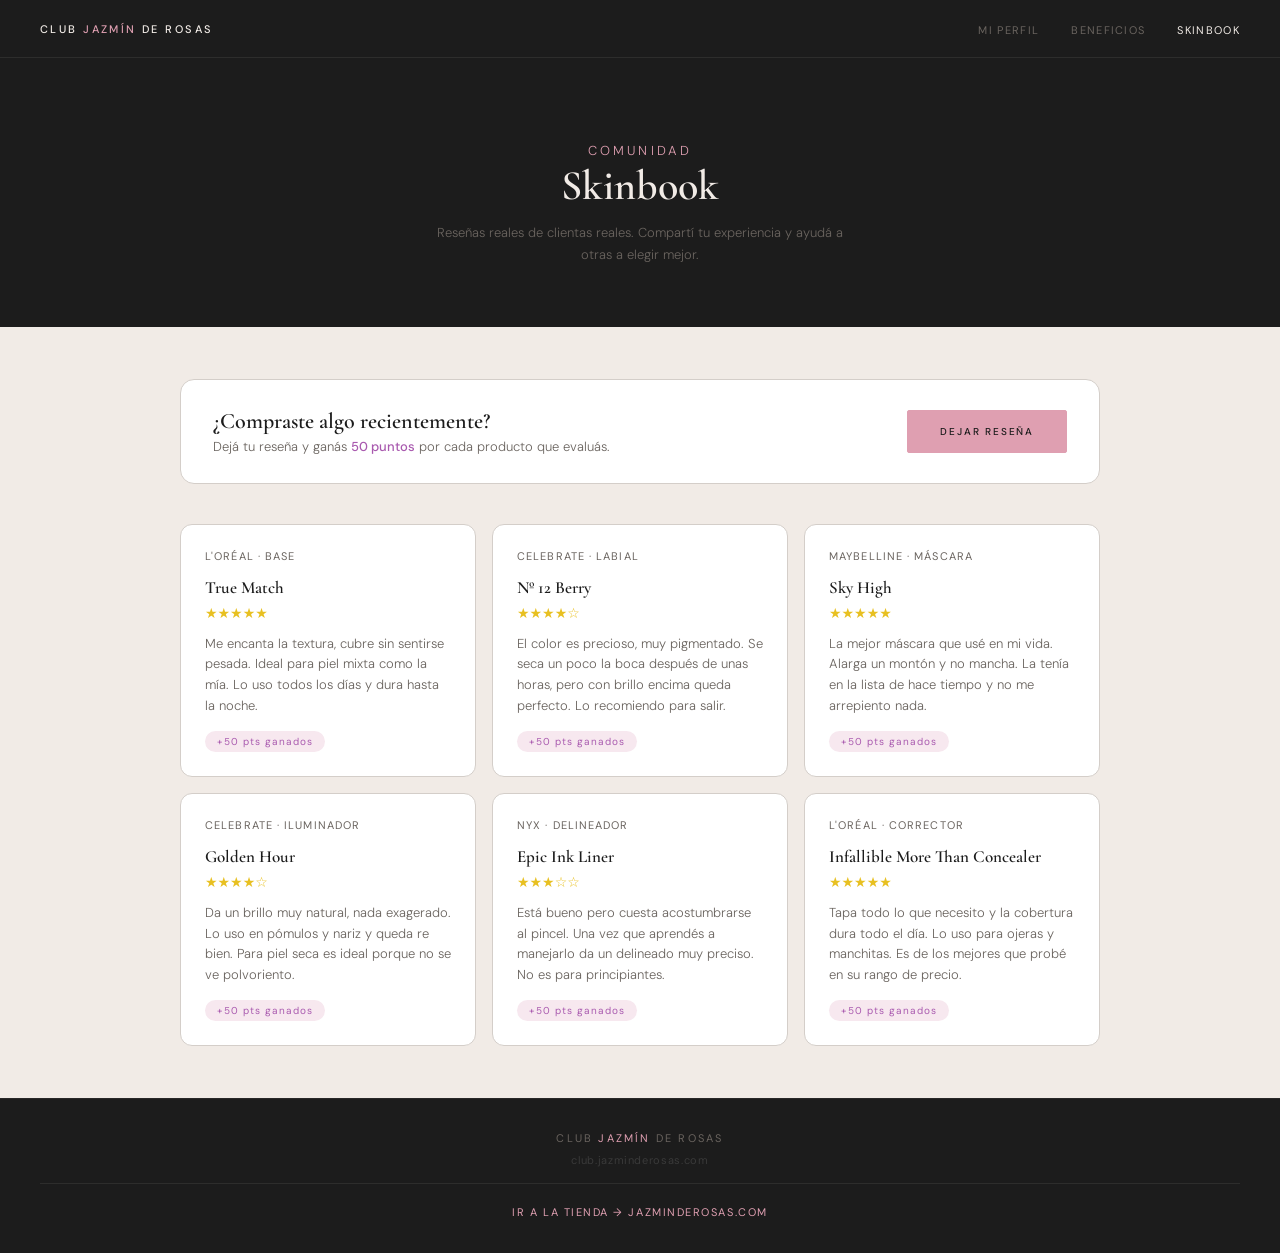
<file: club-jazmin/pages/skinbook.html>
<!DOCTYPE html>
<html lang="es">
<head>
  <meta charset="UTF-8"/>
  <meta name="viewport" content="width=device-width, initial-scale=1.0"/>
  <title>Skinbook — Club Jazmín</title>
  <link rel="stylesheet" href="../css/style.css"/>
  <style>
    .skinbook-header {
      background: var(--grafito);
      padding: 140px 40px 60px;
      text-align: center;
    }
    .skinbook-header .section-label { color: var(--rosa); }
    .skinbook-header .section-title { color: var(--tiza); margin-bottom: 12px; }
    .skinbook-header p {
      font-family: var(--font-body);
      font-size: 13px;
      font-weight: 300;
      color: var(--vison);
      max-width: 420px;
      margin: 0 auto;
      line-height: 1.7;
    }

    .skinbook-content { padding: 52px 40px; max-width: 1000px; margin: 0 auto; }

    .skinbook-cta-banner {
      background: var(--blanco);
      border: 0.5px solid var(--borde);
      border-radius: 14px;
      padding: 28px 32px;
      display: flex;
      align-items: center;
      justify-content: space-between;
      margin-bottom: 40px;
      gap: 20px;
    }
    .skinbook-cta-text h3 {
      font-family: var(--font-display);
      font-size: 22px;
      font-weight: 600;
      margin-bottom: 4px;
    }
    .skinbook-cta-text p {
      font-size: 13px;
      font-weight: 300;
      color: var(--vison);
    }
    .skinbook-cta-text p strong { color: var(--malva); font-weight: 500; }

    .reseña-form {
      background: var(--blanco);
      border: 0.5px solid var(--borde);
      border-radius: 14px;
      padding: 32px;
      margin-bottom: 40px;
      display: none;
    }
    .reseña-form.open { display: block; }
    .reseña-form h3 {
      font-family: var(--font-display);
      font-size: 24px;
      font-weight: 600;
      margin-bottom: 24px;
    }

    .star-select {
      display: flex;
      gap: 6px;
      margin-bottom: 20px;
    }
    .star-btn {
      font-size: 24px;
      background: none;
      border: none;
      cursor: pointer;
      color: var(--borde);
      transition: color var(--transition);
      padding: 0;
    }
    .star-btn.active { color: var(--amarillo); }

    .form-textarea {
      width: 100%;
      border: 1px solid var(--borde);
      border-radius: 4px;
      padding: 12px 14px;
      font-family: var(--font-body);
      font-size: 14px;
      font-weight: 300;
      background: var(--tiza);
      color: var(--grafito);
      resize: vertical;
      min-height: 80px;
      transition: border-color var(--transition);
      margin-bottom: 16px;
    }
    .form-textarea:focus { outline: none; border-color: var(--rosa); }

    .preguntas-guia {
      background: var(--tiza);
      border-radius: 8px;
      padding: 14px 16px;
      margin-bottom: 16px;
      font-size: 12px;
      color: var(--vison);
      line-height: 1.8;
    }
    .preguntas-guia strong { color: var(--grafito); display: block; margin-bottom: 4px; font-size: 11px; letter-spacing: 0.1em; text-transform: uppercase; }

    @media (max-width: 768px) {
      .skinbook-header { padding: 120px 20px 48px; }
      .skinbook-content { padding: 36px 20px; }
      .skinbook-cta-banner { flex-direction: column; align-items: flex-start; }
    }
  </style>
</head>
<body>

  <nav class="nav">
    <a href="../index.html" class="nav-logo">CLUB <em>JAZMÍN</em> DE ROSAS</a>
    <ul class="nav-links">
      <li><a href="perfil.html">Mi perfil</a></li>
      <li><a href="beneficios.html">Beneficios</a></li>
      <li><a href="skinbook.html" style="color:var(--tiza)">Skinbook</a></li>
    </ul>
    <button class="nav-hamburger" id="hamburger" aria-label="Menú">
      <span></span><span></span><span></span>
    </button>
  </nav>

  <div class="nav-mobile" id="mobileMenu">
    <button class="nav-mobile-close" id="mobileClose">✕</button>
    <a href="../index.html">Inicio</a>
    <a href="perfil.html">Mi perfil</a>
    <a href="beneficios.html">Beneficios</a>
    <a href="skinbook.html">Skinbook</a>
  </div>

  <div class="skinbook-header">
    <p class="section-label">Comunidad</p>
    <h1 class="section-title">Skinbook</h1>
    <p>Reseñas reales de clientas reales. Compartí tu experiencia y ayudá a otras a elegir mejor.</p>
  </div>

  <div class="skinbook-content">

    <!-- CTA DEJAR RESEÑA -->
    <div class="skinbook-cta-banner">
      <div class="skinbook-cta-text">
        <h3>¿Compraste algo recientemente?</h3>
        <p>Dejá tu reseña y ganás <strong>50 puntos</strong> por cada producto que evaluás.</p>
      </div>
      <button class="btn btn-primary" id="toggleForm">Dejar reseña</button>
    </div>

    <!-- FORMULARIO DE RESEÑA -->
    <div class="reseña-form" id="reseñaForm">
      <h3>Tu experiencia con el producto</h3>

      <div class="form-group">
        <label class="form-label" for="prod-select">Producto a evaluar</label>
        <div class="form-select-wrap">
          <select class="form-select" id="prod-select">
            <option value="" disabled selected>Seleccioná un producto comprado</option>
            <option>Base L'Oréal True Match — abr 2026</option>
            <option>Corrector Maybelline Fit Me — abr 2026</option>
            <option>Paleta Urban Decay — abr 2026</option>
            <option>Labial Celebrate Nº 12 — mar 2026</option>
          </select>
        </div>
      </div>

      <div class="form-group">
        <label class="form-label">Puntaje</label>
        <div class="star-select" id="starSelect">
          <button class="star-btn" data-star="1">★</button>
          <button class="star-btn" data-star="2">★</button>
          <button class="star-btn" data-star="3">★</button>
          <button class="star-btn" data-star="4">★</button>
          <button class="star-btn" data-star="5">★</button>
        </div>
      </div>

      <div class="preguntas-guia">
        <strong>Preguntas para guiar tu reseña</strong>
        ¿Cómo quedó en tu piel? · ¿Cuánto duró? · ¿Lo recomendarías? · ¿Para qué tipo de piel lo recomendarías?
      </div>

      <div class="form-group">
        <label class="form-label" for="reseña-texto">Tu reseña</label>
        <textarea class="form-textarea" id="reseña-texto" placeholder="Contá tu experiencia con este producto..."></textarea>
      </div>

      <button class="btn btn-dark" style="max-width:200px;">Publicar reseña</button>
    </div>

    <!-- RESEÑAS EXISTENTES -->
    <div class="skinbook-grid">
      <div class="skinbook-card">
        <p class="skinbook-marca">L'Oréal · Base</p>
        <h3 class="skinbook-producto">True Match</h3>
        <p class="skinbook-stars">★★★★★</p>
        <p class="skinbook-texto">Me encanta la textura, cubre sin sentirse pesada. Ideal para piel mixta como la mía. Lo uso todos los días y dura hasta la noche.</p>
        <span class="skinbook-pts">+50 pts ganados</span>
      </div>
      <div class="skinbook-card">
        <p class="skinbook-marca">Celebrate · Labial</p>
        <h3 class="skinbook-producto">Nº 12 Berry</h3>
        <p class="skinbook-stars">★★★★☆</p>
        <p class="skinbook-texto">El color es precioso, muy pigmentado. Se seca un poco la boca después de unas horas, pero con brillo encima queda perfecto. Lo recomiendo para salir.</p>
        <span class="skinbook-pts">+50 pts ganados</span>
      </div>
      <div class="skinbook-card">
        <p class="skinbook-marca">Maybelline · Máscara</p>
        <h3 class="skinbook-producto">Sky High</h3>
        <p class="skinbook-stars">★★★★★</p>
        <p class="skinbook-texto">La mejor máscara que usé en mi vida. Alarga un montón y no mancha. La tenía en la lista de hace tiempo y no me arrepiento nada.</p>
        <span class="skinbook-pts">+50 pts ganados</span>
      </div>
      <div class="skinbook-card">
        <p class="skinbook-marca">Celebrate · Iluminador</p>
        <h3 class="skinbook-producto">Golden Hour</h3>
        <p class="skinbook-stars">★★★★☆</p>
        <p class="skinbook-texto">Da un brillo muy natural, nada exagerado. Lo uso en pómulos y nariz y queda re bien. Para piel seca es ideal porque no se ve polvoriento.</p>
        <span class="skinbook-pts">+50 pts ganados</span>
      </div>
      <div class="skinbook-card">
        <p class="skinbook-marca">NYX · Delineador</p>
        <h3 class="skinbook-producto">Epic Ink Liner</h3>
        <p class="skinbook-stars">★★★☆☆</p>
        <p class="skinbook-texto">Está bueno pero cuesta acostumbrarse al pincel. Una vez que aprendés a manejarlo da un delineado muy preciso. No es para principiantes.</p>
        <span class="skinbook-pts">+50 pts ganados</span>
      </div>
      <div class="skinbook-card">
        <p class="skinbook-marca">L'Oréal · Corrector</p>
        <h3 class="skinbook-producto">Infallible More Than Concealer</h3>
        <p class="skinbook-stars">★★★★★</p>
        <p class="skinbook-texto">Tapa todo lo que necesito y la cobertura dura todo el día. Lo uso para ojeras y manchitas. Es de los mejores que probé en su rango de precio.</p>
        <span class="skinbook-pts">+50 pts ganados</span>
      </div>
    </div>
  </div>

  <footer>
    <p class="footer-logo">CLUB <em>JAZMÍN</em> DE ROSAS</p>
    <p class="footer-sub">club.jazminderosas.com</p>
    <div style="margin-top:16px;padding-top:16px;border-top:1px solid rgba(241,235,230,0.08);text-align:center;">
      <a href="https://jazminderosas.com" target="_blank" style="font-family:'DM Sans',system-ui,sans-serif;font-size:11px;letter-spacing:0.14em;text-transform:uppercase;color:#df9fb1;text-decoration:none;">Ir a la tienda &rarr; jazminderosas.com</a>
    </div>
  </footer>

  <script src="../js/main.js"></script>
  <script>
    const toggleForm = document.getElementById('toggleForm');
    const reseñaForm = document.getElementById('reseñaForm');
    toggleForm.addEventListener('click', () => {
      reseñaForm.classList.toggle('open');
      toggleForm.textContent = reseñaForm.classList.contains('open') ? 'Cerrar' : 'Dejar reseña';
    });

    let selectedStars = 0;
    document.querySelectorAll('.star-btn').forEach(btn => {
      btn.addEventListener('click', () => {
        selectedStars = parseInt(btn.dataset.star);
        document.querySelectorAll('.star-btn').forEach((b, i) => {
          b.classList.toggle('active', i < selectedStars);
        });
      });
      btn.addEventListener('mouseenter', () => {
        const hovered = parseInt(btn.dataset.star);
        document.querySelectorAll('.star-btn').forEach((b, i) => {
          b.style.color = i < hovered ? 'var(--amarillo)' : '';
        });
      });
      btn.addEventListener('mouseleave', () => {
        document.querySelectorAll('.star-btn').forEach((b, i) => {
          b.style.color = '';
          b.classList.toggle('active', i < selectedStars);
        });
      });
    });
  </script>
</body>
</html>
</file>
<file: club-jazmin/css/style.css>
@import url('https://fonts.googleapis.com/css2?family=Cormorant+Garamond:ital,wght@0,300;0,400;0,600;0,700;1,300;1,400&family=DM+Sans:wght@300;400;500&display=swap');

:root {
  --grafito: #1c1c1c;
  --vison: #6a645f;
  --tiza: #f1ebe6;
  --rosa: #df9fb1;
  --malva: #a95aaf;
  --azul: #124169;
  --celeste: #789fbb;
  --amarillo: #e8c021;
  --esmeralda: #026359;
  --rojo: #c52c2e;
  --blanco: #ffffff;
  --borde: #d4cec9;
  --font-display: 'Cormorant Garamond', Georgia, serif;
  --font-body: 'DM Sans', system-ui, sans-serif;
  --transition: 0.3s cubic-bezier(0.4, 0, 0.2, 1);
}

*, *::before, *::after { box-sizing: border-box; margin: 0; padding: 0; }

html { scroll-behavior: smooth; font-size: 16px; }

body {
  font-family: var(--font-body);
  background: var(--tiza);
  color: var(--grafito);
  -webkit-font-smoothing: antialiased;
  overflow-x: hidden;
}

/* ── NAVEGACIÓN ── */
.nav {
  position: fixed;
  top: 0; left: 0; right: 0;
  z-index: 100;
  background: var(--grafito);
  padding: 18px 40px;
  display: flex;
  align-items: center;
  justify-content: space-between;
  border-bottom: 1px solid rgba(241,235,230,0.08);
}

.nav-logo {
  font-family: var(--font-body);
  font-size: 11px;
  font-weight: 500;
  letter-spacing: 0.22em;
  color: var(--tiza);
  text-decoration: none;
  text-transform: uppercase;
}
.nav-logo em { color: var(--rosa); font-style: normal; }

.nav-links {
  display: flex;
  gap: 32px;
  list-style: none;
}
.nav-links a {
  font-family: var(--font-body);
  font-size: 11px;
  letter-spacing: 0.12em;
  color: var(--vison);
  text-decoration: none;
  text-transform: uppercase;
  transition: color var(--transition);
}
.nav-links a:hover { color: var(--tiza); }

.nav-hamburger {
  display: none;
  flex-direction: column;
  gap: 5px;
  cursor: pointer;
  background: none;
  border: none;
  padding: 4px;
}
.nav-hamburger span {
  display: block;
  width: 22px;
  height: 1px;
  background: var(--tiza);
  transition: var(--transition);
}

/* ── HERO ── */
.hero {
  min-height: 100vh;
  background: var(--grafito);
  display: flex;
  flex-direction: column;
  align-items: center;
  justify-content: center;
  text-align: center;
  padding: 120px 40px 80px;
  position: relative;
  overflow: hidden;
}

.hero-sparkle {
  position: absolute;
  top: 100px;
  right: 80px;
  width: 28px;
  height: 28px;
  opacity: 0.7;
  animation: sparkle-pulse 3s ease-in-out infinite;
}
.hero-sparkle-2 {
  position: absolute;
  bottom: 140px;
  left: 60px;
  width: 18px;
  height: 18px;
  opacity: 0.4;
  animation: sparkle-pulse 3s ease-in-out infinite 1.5s;
}

@keyframes sparkle-pulse {
  0%, 100% { opacity: 0.4; transform: scale(1) rotate(0deg); }
  50% { opacity: 1; transform: scale(1.2) rotate(15deg); }
}

.hero-diamond {
  width: 100px;
  height: 90px;
  margin-bottom: 32px;
  animation: diamond-float 4s ease-in-out infinite;
}
@keyframes diamond-float {
  0%, 100% { transform: translateY(0); }
  50% { transform: translateY(-8px); }
}

.hero-eyebrow {
  font-family: var(--font-body);
  font-size: 10px;
  letter-spacing: 0.28em;
  color: var(--rosa);
  text-transform: uppercase;
  margin-bottom: 16px;
  opacity: 0;
  animation: fade-up 0.8s ease forwards 0.3s;
}

.hero-title {
  font-family: var(--font-display);
  font-size: clamp(56px, 10vw, 96px);
  font-weight: 700;
  color: var(--tiza);
  line-height: 0.95;
  letter-spacing: 0.04em;
  margin-bottom: 24px;
  opacity: 0;
  animation: fade-up 0.8s ease forwards 0.5s;
}
.hero-title em {
  font-style: normal;
  color: var(--rosa);
  display: block;
}

.hero-sub {
  font-family: var(--font-body);
  font-size: 14px;
  font-weight: 300;
  color: var(--vison);
  line-height: 1.7;
  max-width: 420px;
  margin-bottom: 40px;
  opacity: 0;
  animation: fade-up 0.8s ease forwards 0.7s;
}

.hero-ctas {
  display: flex;
  gap: 12px;
  flex-wrap: wrap;
  justify-content: center;
  opacity: 0;
  animation: fade-up 0.8s ease forwards 0.9s;
}

@keyframes fade-up {
  from { opacity: 0; transform: translateY(20px); }
  to { opacity: 1; transform: translateY(0); }
}

/* ── BOTONES ── */
.btn {
  font-family: var(--font-body);
  font-size: 10px;
  font-weight: 500;
  letter-spacing: 0.18em;
  text-transform: uppercase;
  padding: 14px 32px;
  border-radius: 2px;
  cursor: pointer;
  text-decoration: none;
  transition: var(--transition);
  display: inline-block;
}
.btn-primary {
  background: var(--rosa);
  color: var(--grafito);
  border: 1px solid var(--rosa);
}
.btn-primary:hover {
  background: #e8b5c8;
  border-color: #e8b5c8;
  transform: translateY(-1px);
}
.btn-ghost {
  background: transparent;
  color: var(--vison);
  border: 1px solid var(--vison);
}
.btn-ghost:hover {
  border-color: var(--tiza);
  color: var(--tiza);
  transform: translateY(-1px);
}
.btn-dark {
  background: var(--grafito);
  color: var(--tiza);
  border: 1px solid var(--grafito);
  width: 100%;
  text-align: center;
  padding: 16px;
  font-size: 11px;
}
.btn-dark:hover {
  background: #2e2e2e;
}

/* ── SECCIONES ── */
section { padding: 88px 40px; }

.section-label {
  font-family: var(--font-body);
  font-size: 10px;
  letter-spacing: 0.24em;
  text-transform: uppercase;
  color: var(--vison);
  text-align: center;
  margin-bottom: 10px;
}

.section-title {
  font-family: var(--font-display);
  font-size: clamp(28px, 4vw, 42px);
  font-weight: 600;
  text-align: center;
  margin-bottom: 52px;
  line-height: 1.15;
  color: var(--grafito);
}

/* ── BENEFICIOS ── */
.benefits-grid {
  display: grid;
  grid-template-columns: repeat(3, 1fr);
  gap: 16px;
  max-width: 860px;
  margin: 0 auto;
}

.benefit-card {
  background: var(--blanco);
  border: 0.5px solid var(--borde);
  border-radius: 12px;
  padding: 32px 24px;
  text-align: center;
  transition: var(--transition);
}
.benefit-card:hover {
  transform: translateY(-4px);
  box-shadow: 0 12px 40px rgba(28,28,28,0.08);
}

.benefit-icon {
  width: 48px;
  height: 48px;
  border-radius: 50%;
  margin: 0 auto 16px;
  display: flex;
  align-items: center;
  justify-content: center;
}

.benefit-title {
  font-family: var(--font-display);
  font-size: 18px;
  font-weight: 600;
  color: var(--grafito);
  margin-bottom: 8px;
}
.benefit-desc {
  font-size: 13px;
  font-weight: 300;
  color: var(--vison);
  line-height: 1.6;
}

/* ── NIVELES ── */
.niveles {
  background: var(--grafito);
  padding: 88px 40px;
}
.niveles .section-label { color: var(--rosa); }
.niveles .section-title { color: var(--tiza); }

.niveles-grid {
  display: grid;
  grid-template-columns: repeat(3, 1fr);
  gap: 12px;
  max-width: 860px;
  margin: 0 auto;
}

.nivel-card {
  border-radius: 12px;
  padding: 32px 20px;
  text-align: center;
  border: 0.5px solid;
  transition: var(--transition);
}
.nivel-card:hover { transform: translateY(-4px); }

.nivel-badge {
  font-family: var(--font-body);
  font-size: 9px;
  letter-spacing: 0.2em;
  text-transform: uppercase;
  font-weight: 500;
  margin-bottom: 16px;
  display: block;
}
.nivel-pts {
  font-family: var(--font-display);
  font-size: 32px;
  font-weight: 300;
  margin-bottom: 6px;
  display: block;
  line-height: 1;
}
.nivel-label {
  font-family: var(--font-body);
  font-size: 10px;
  letter-spacing: 0.1em;
  text-transform: uppercase;
  opacity: 0.6;
  margin-bottom: 20px;
  display: block;
}
.nivel-perks {
  list-style: none;
  font-size: 12px;
  font-weight: 300;
  line-height: 2;
}

.n-inicial { background: #232323; border-color: #3a3a3a; }
.n-inicial .nivel-badge { color: var(--vison); }
.n-inicial .nivel-pts { color: var(--tiza); }
.n-inicial .nivel-label { color: var(--vison); }
.n-inicial .nivel-perks { color: #6a645f; }

.n-inter { background: #0a1c2e; border-color: #1a3a5c; }
.n-inter .nivel-badge { color: var(--celeste); }
.n-inter .nivel-pts { color: var(--tiza); }
.n-inter .nivel-label { color: var(--celeste); }
.n-inter .nivel-perks { color: #5a80a0; }

.n-alta { background: #1e0d24; border-color: #4a1f54; }
.n-alta .nivel-badge { color: #c07fc6; }
.n-alta .nivel-pts { color: var(--tiza); }
.n-alta .nivel-label { color: #c07fc6; }
.n-alta .nivel-perks { color: #8a4f90; }

/* ── REGISTRO ── */
.registro { background: var(--tiza); }

.form-wrap {
  max-width: 480px;
  margin: 0 auto;
  background: var(--blanco);
  border: 0.5px solid var(--borde);
  border-radius: 16px;
  padding: 40px;
}

.form-grid {
  display: grid;
  grid-template-columns: 1fr 1fr;
  gap: 16px;
}

.form-group { margin-bottom: 20px; }
.form-group.full { grid-column: 1 / -1; }

.form-label {
  display: block;
  font-size: 10px;
  font-weight: 500;
  letter-spacing: 0.14em;
  text-transform: uppercase;
  color: var(--vison);
  margin-bottom: 8px;
}

.form-input,
.form-select {
  width: 100%;
  border: 1px solid var(--borde);
  border-radius: 4px;
  padding: 12px 14px;
  font-family: var(--font-body);
  font-size: 14px;
  font-weight: 300;
  background: var(--tiza);
  color: var(--grafito);
  transition: border-color var(--transition);
  appearance: none;
}
.form-input:focus,
.form-select:focus {
  outline: none;
  border-color: var(--rosa);
}
.form-input::placeholder { color: #b0aaa6; }

.form-select-wrap { position: relative; }
.form-select-wrap::after {
  content: '';
  position: absolute;
  right: 14px;
  top: 50%;
  transform: translateY(-50%);
  width: 0;
  height: 0;
  border-left: 4px solid transparent;
  border-right: 4px solid transparent;
  border-top: 5px solid var(--vison);
  pointer-events: none;
}

.form-pts-badge {
  background: linear-gradient(135deg, #f7e8ef, #eedff0);
  border: 1px solid #e8c8d8;
  border-radius: 8px;
  padding: 12px 16px;
  text-align: center;
  margin-top: 14px;
  font-size: 12px;
  font-weight: 400;
  color: var(--grafito);
  letter-spacing: 0.04em;
}
.form-pts-badge strong { color: var(--malva); }

/* ── PERFIL ── */
.perfil-hero {
  background: var(--grafito);
  padding: 140px 40px 60px;
  text-align: center;
}
.perfil-avatar {
  width: 72px;
  height: 72px;
  border-radius: 50%;
  background: var(--rosa);
  display: flex;
  align-items: center;
  justify-content: center;
  margin: 0 auto 20px;
  font-family: var(--font-display);
  font-size: 28px;
  font-weight: 600;
  color: var(--grafito);
}
.perfil-nombre {
  font-family: var(--font-display);
  font-size: 36px;
  font-weight: 600;
  color: var(--tiza);
  margin-bottom: 10px;
}
.perfil-nivel-badge {
  display: inline-block;
  font-family: var(--font-body);
  font-size: 10px;
  letter-spacing: 0.18em;
  text-transform: uppercase;
  padding: 5px 16px;
  border-radius: 20px;
  border: 1px solid;
}

.perfil-pts-card {
  max-width: 520px;
  margin: -30px auto 0;
  background: var(--blanco);
  border: 0.5px solid var(--borde);
  border-radius: 16px;
  padding: 32px;
  text-align: center;
  position: relative;
  z-index: 2;
}
.perfil-pts-numero {
  font-family: var(--font-display);
  font-size: 72px;
  font-weight: 300;
  color: var(--grafito);
  line-height: 1;
  margin-bottom: 4px;
}
.perfil-pts-label {
  font-size: 11px;
  letter-spacing: 0.16em;
  text-transform: uppercase;
  color: var(--vison);
  margin-bottom: 24px;
}
.progress-bar {
  width: 100%;
  height: 4px;
  background: var(--borde);
  border-radius: 2px;
  margin-bottom: 8px;
  overflow: hidden;
}
.progress-fill {
  height: 100%;
  background: var(--rosa);
  border-radius: 2px;
  transition: width 1s ease;
}
.progress-labels {
  display: flex;
  justify-content: space-between;
  font-size: 10px;
  color: var(--vison);
  letter-spacing: 0.08em;
}

/* ── HISTORIAL ── */
.historial-table {
  width: 100%;
  border-collapse: collapse;
  font-size: 13px;
}
.historial-table th {
  font-family: var(--font-body);
  font-size: 10px;
  letter-spacing: 0.14em;
  text-transform: uppercase;
  color: var(--vison);
  font-weight: 500;
  padding: 12px 16px;
  text-align: left;
  border-bottom: 1px solid var(--borde);
}
.historial-table td {
  padding: 14px 16px;
  border-bottom: 0.5px solid var(--borde);
  color: var(--grafito);
  font-weight: 300;
}
.pts-pos { color: var(--esmeralda); font-weight: 500; }
.pts-neg { color: var(--rojo); font-weight: 500; }
.canal-badge {
  display: inline-block;
  font-size: 10px;
  padding: 3px 10px;
  border-radius: 20px;
  letter-spacing: 0.06em;
}
.canal-fisica { background: #e8f0f7; color: var(--azul); }
.canal-online { background: #f7e8f0; color: var(--malva); }

/* ── SKINBOOK ── */
.skinbook-grid {
  display: grid;
  grid-template-columns: repeat(auto-fill, minmax(260px, 1fr));
  gap: 16px;
}
.skinbook-card {
  background: var(--blanco);
  border: 0.5px solid var(--borde);
  border-radius: 12px;
  padding: 24px;
  transition: var(--transition);
}
.skinbook-card:hover {
  transform: translateY(-3px);
  box-shadow: 0 8px 32px rgba(28,28,28,0.06);
}
.skinbook-producto {
  font-family: var(--font-display);
  font-size: 17px;
  font-weight: 600;
  margin-bottom: 6px;
}
.skinbook-marca {
  font-size: 11px;
  letter-spacing: 0.1em;
  text-transform: uppercase;
  color: var(--vison);
  margin-bottom: 14px;
}
.skinbook-stars { color: var(--amarillo); font-size: 14px; margin-bottom: 12px; }
.skinbook-texto {
  font-size: 13px;
  font-weight: 300;
  color: var(--vison);
  line-height: 1.6;
}
.skinbook-pts {
  display: inline-block;
  margin-top: 14px;
  background: #f7e8ef;
  color: var(--malva);
  font-size: 10px;
  letter-spacing: 0.1em;
  padding: 4px 12px;
  border-radius: 20px;
}

/* ── FOOTER ── */
footer {
  background: var(--grafito);
  padding: 32px 40px;
  text-align: center;
  border-top: 1px solid rgba(241,235,230,0.06);
}
.footer-logo {
  font-family: var(--font-body);
  font-size: 11px;
  letter-spacing: 0.2em;
  color: var(--vison);
  text-transform: uppercase;
}
.footer-logo em { color: var(--rosa); font-style: normal; }
.footer-sub {
  font-size: 11px;
  color: #3a3a3a;
  margin-top: 8px;
  letter-spacing: 0.06em;
}

/* ── DIVIDER ── */
.divider { height: 1px; background: var(--borde); margin: 0 40px; }

/* ── CONTENEDOR ── */
.container { max-width: 1100px; margin: 0 auto; }

/* ── MOBILE MENU ── */
.nav-mobile {
  display: none;
  position: fixed;
  top: 0; left: 0; right: 0; bottom: 0;
  background: var(--grafito);
  z-index: 99;
  flex-direction: column;
  align-items: center;
  justify-content: center;
  gap: 32px;
}
.nav-mobile.open { display: flex; }
.nav-mobile a {
  font-family: var(--font-display);
  font-size: 32px;
  font-weight: 300;
  color: var(--tiza);
  text-decoration: none;
  letter-spacing: 0.06em;
}
.nav-mobile a:hover { color: var(--rosa); }
.nav-mobile-close {
  position: absolute;
  top: 20px; right: 28px;
  background: none;
  border: none;
  color: var(--vison);
  font-size: 24px;
  cursor: pointer;
}

/* ── RESPONSIVE ── */
@media (max-width: 768px) {
  .nav { padding: 16px 20px; }
  .nav-links { display: none; }
  .nav-hamburger { display: flex; }

  section { padding: 64px 20px; }
  .niveles { padding: 64px 20px; }

  .benefits-grid { grid-template-columns: 1fr; gap: 12px; }
  .niveles-grid { grid-template-columns: 1fr; gap: 10px; }

  .form-wrap { padding: 28px 20px; }
  .form-grid { grid-template-columns: 1fr; }

  .hero { padding: 100px 20px 60px; }
  .hero-sparkle { right: 20px; top: 80px; }
  .hero-sparkle-2 { display: none; }

  .perfil-hero { padding: 120px 20px 60px; }
  .historial-table { font-size: 12px; }
  .historial-table th,
  .historial-table td { padding: 10px 8px; }

  .divider { margin: 0 20px; }
}
</file>
